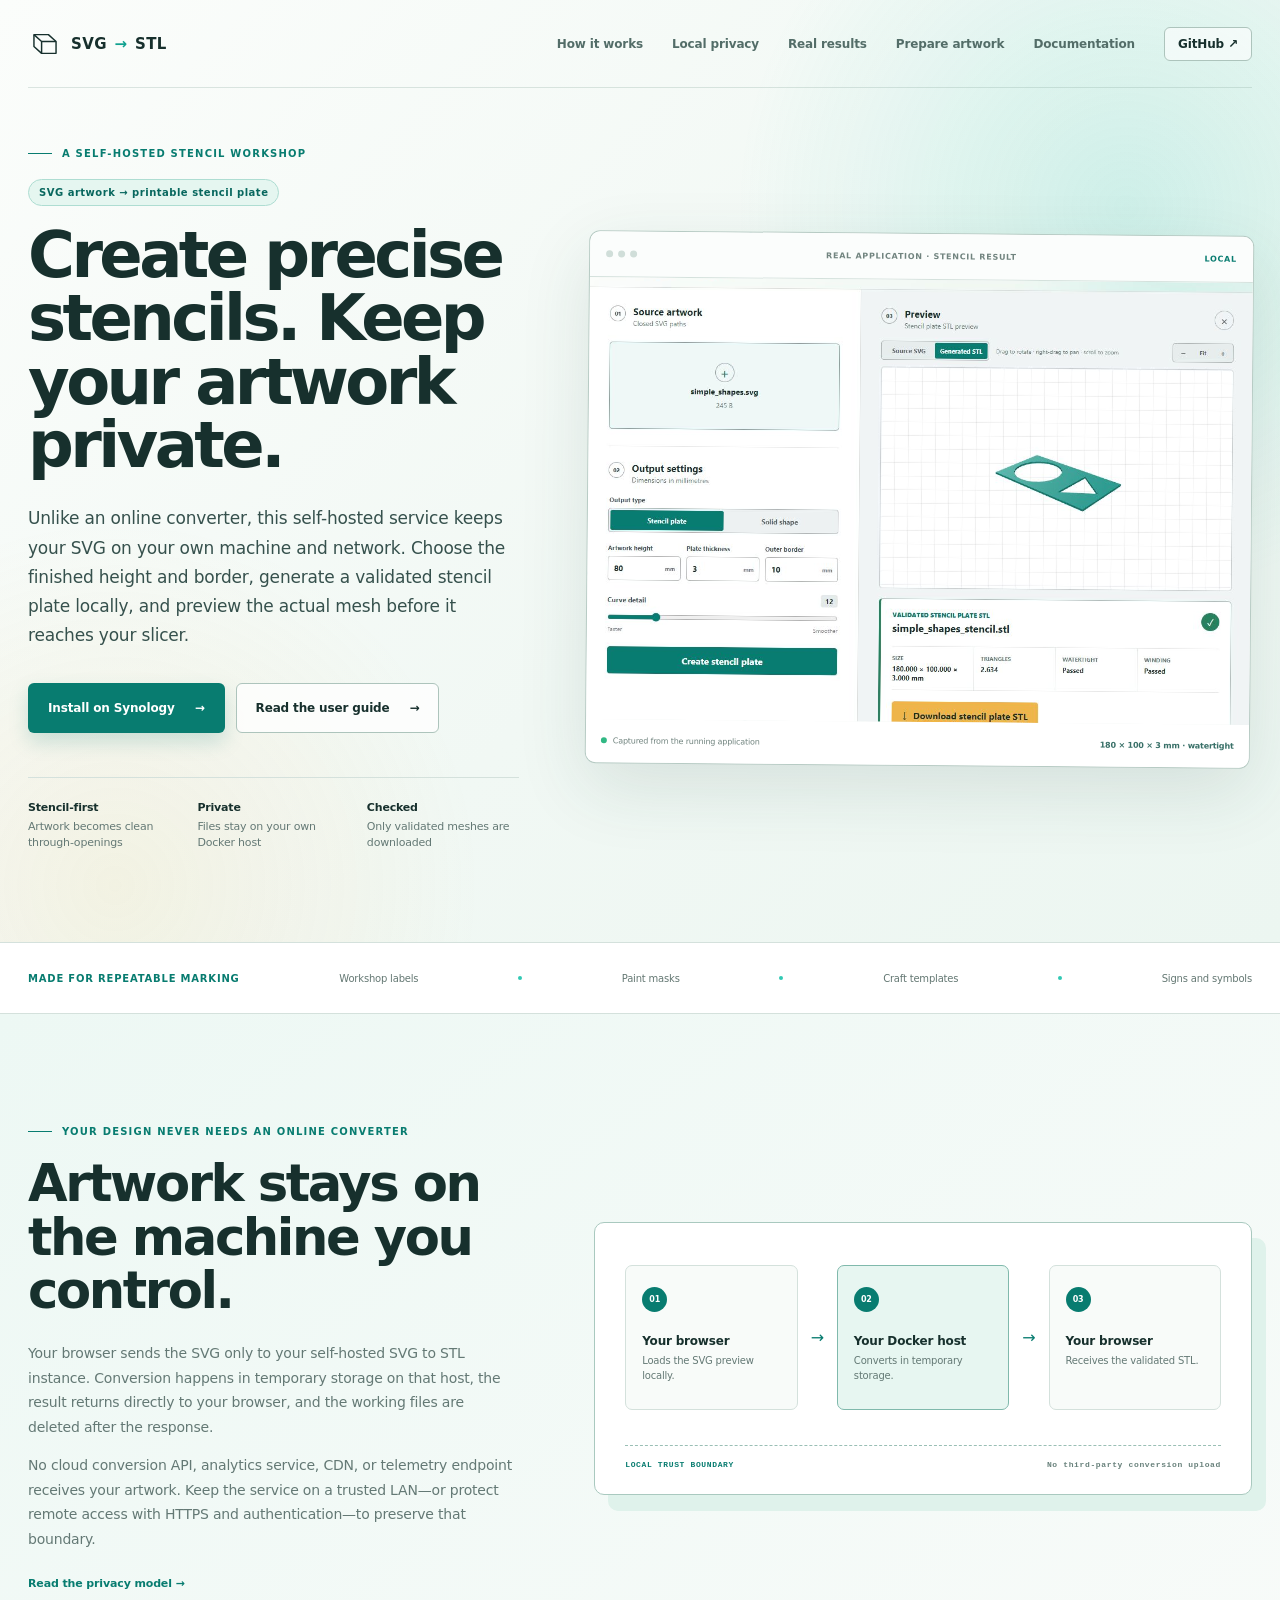
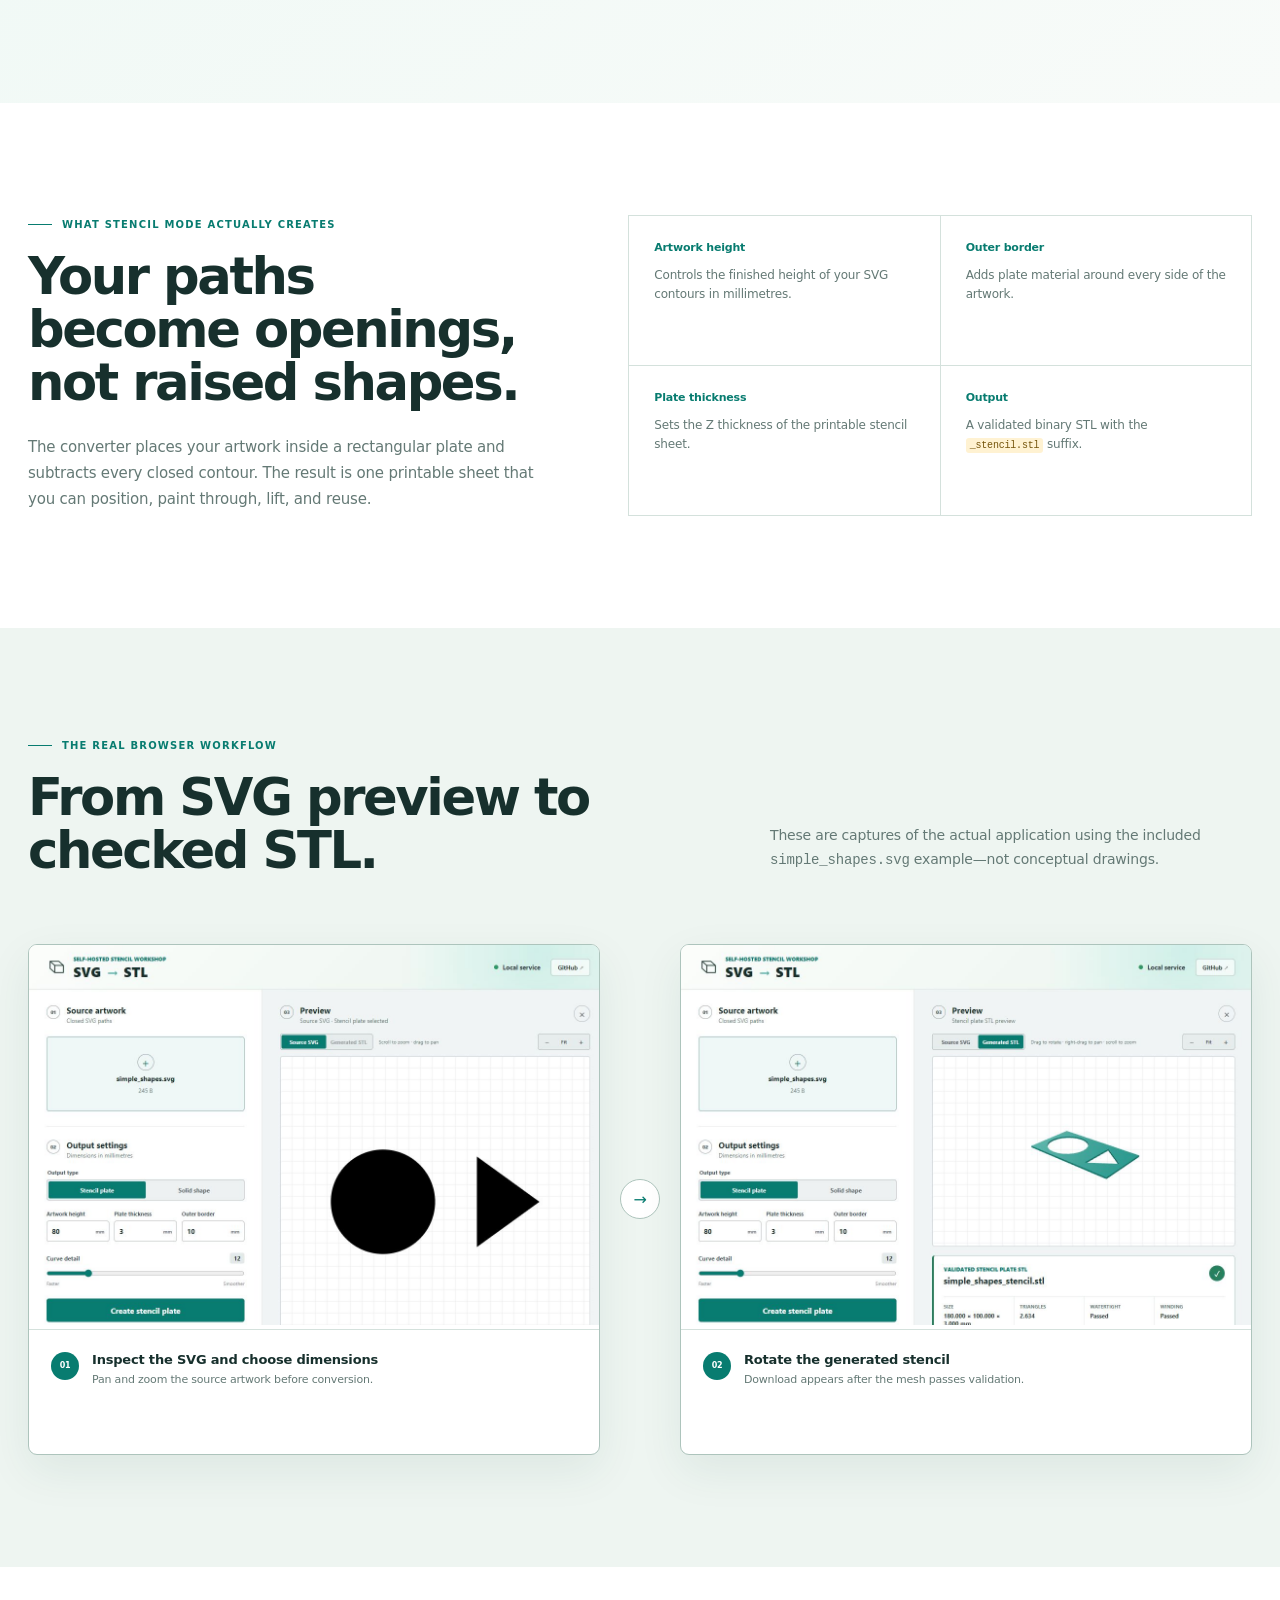
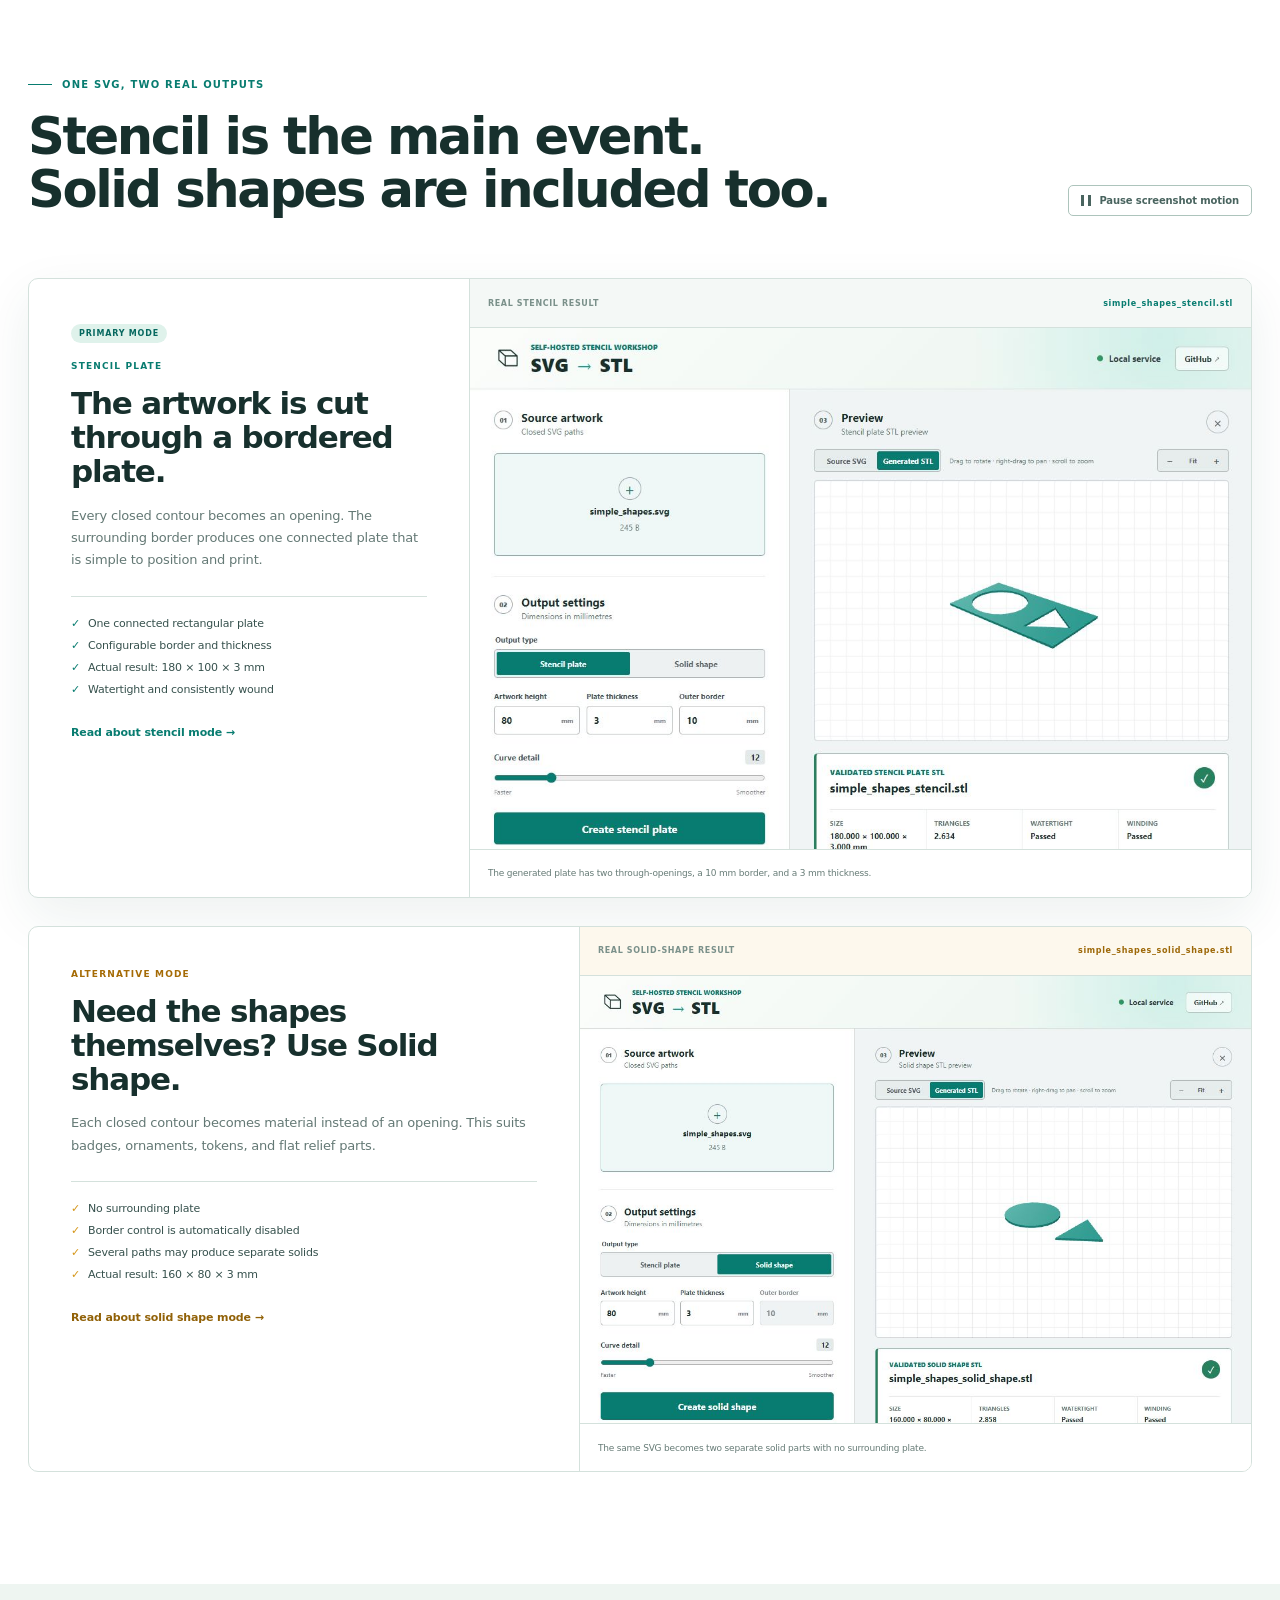
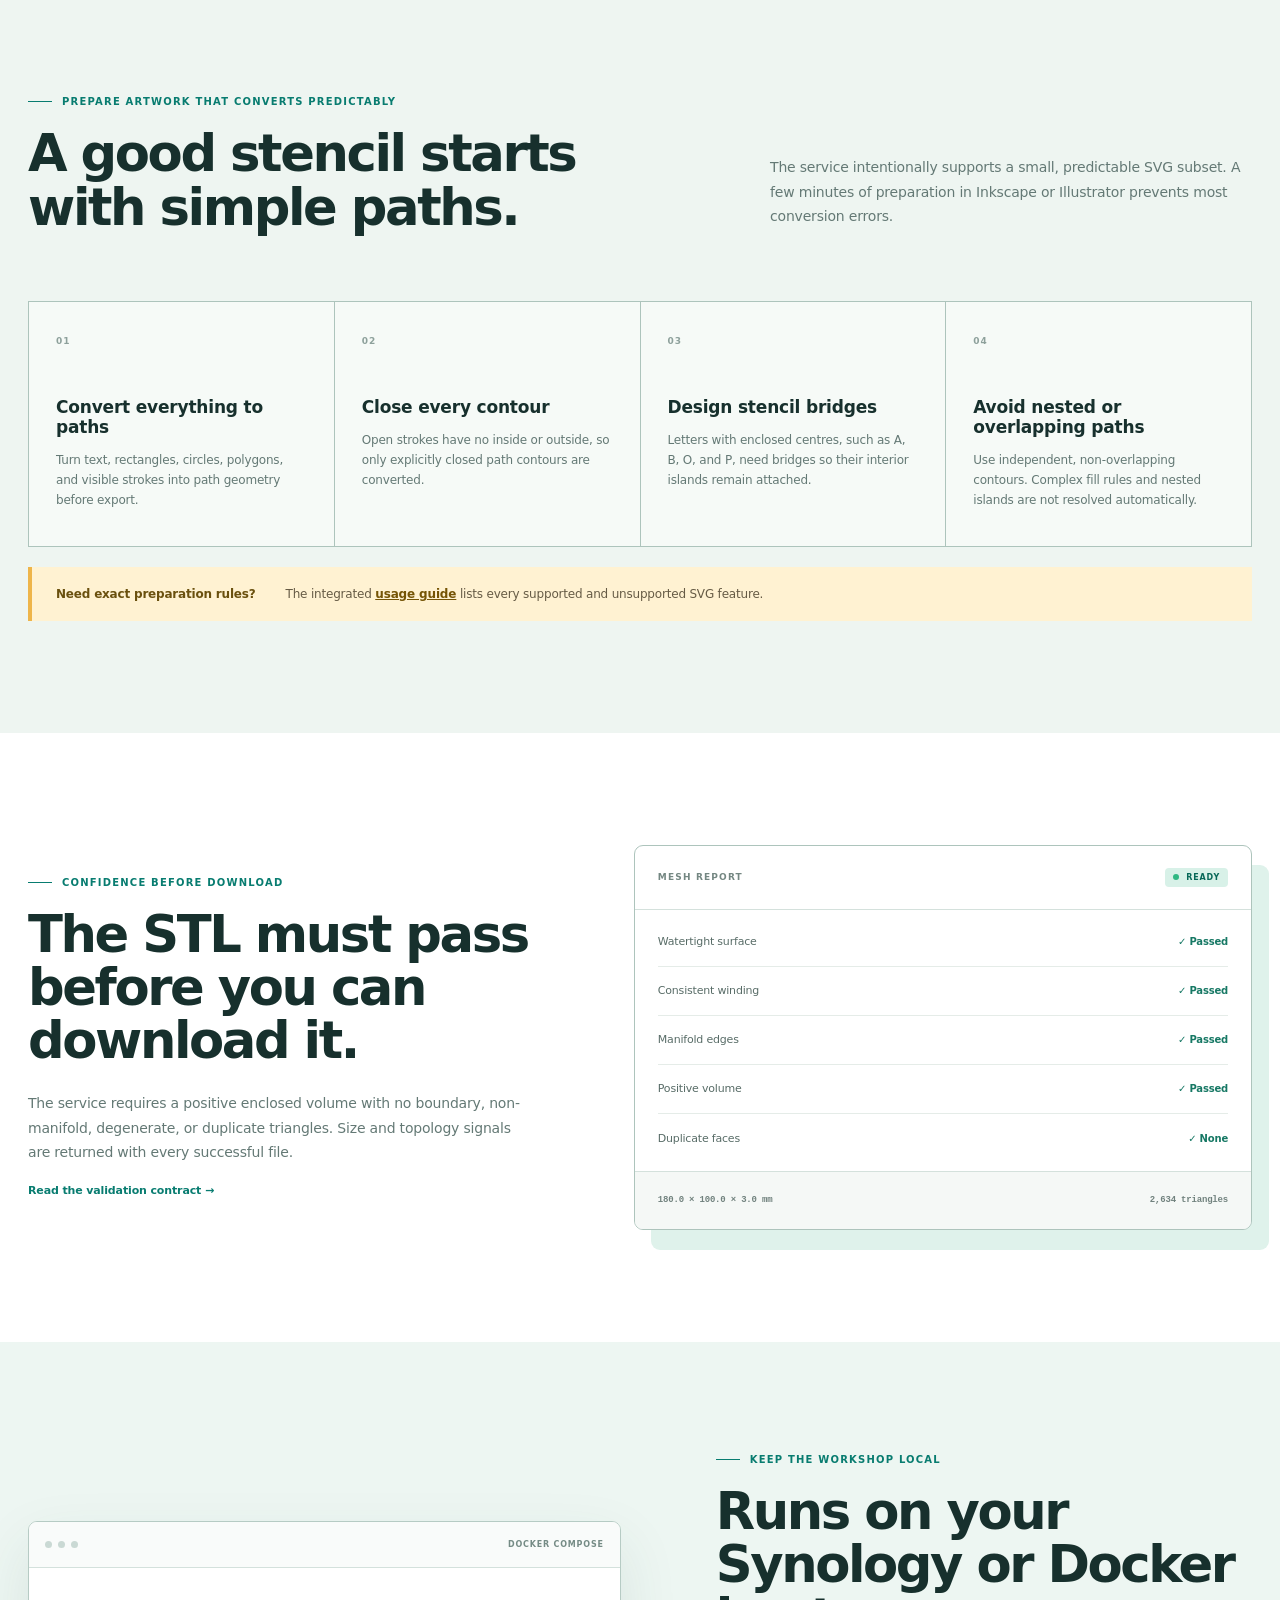
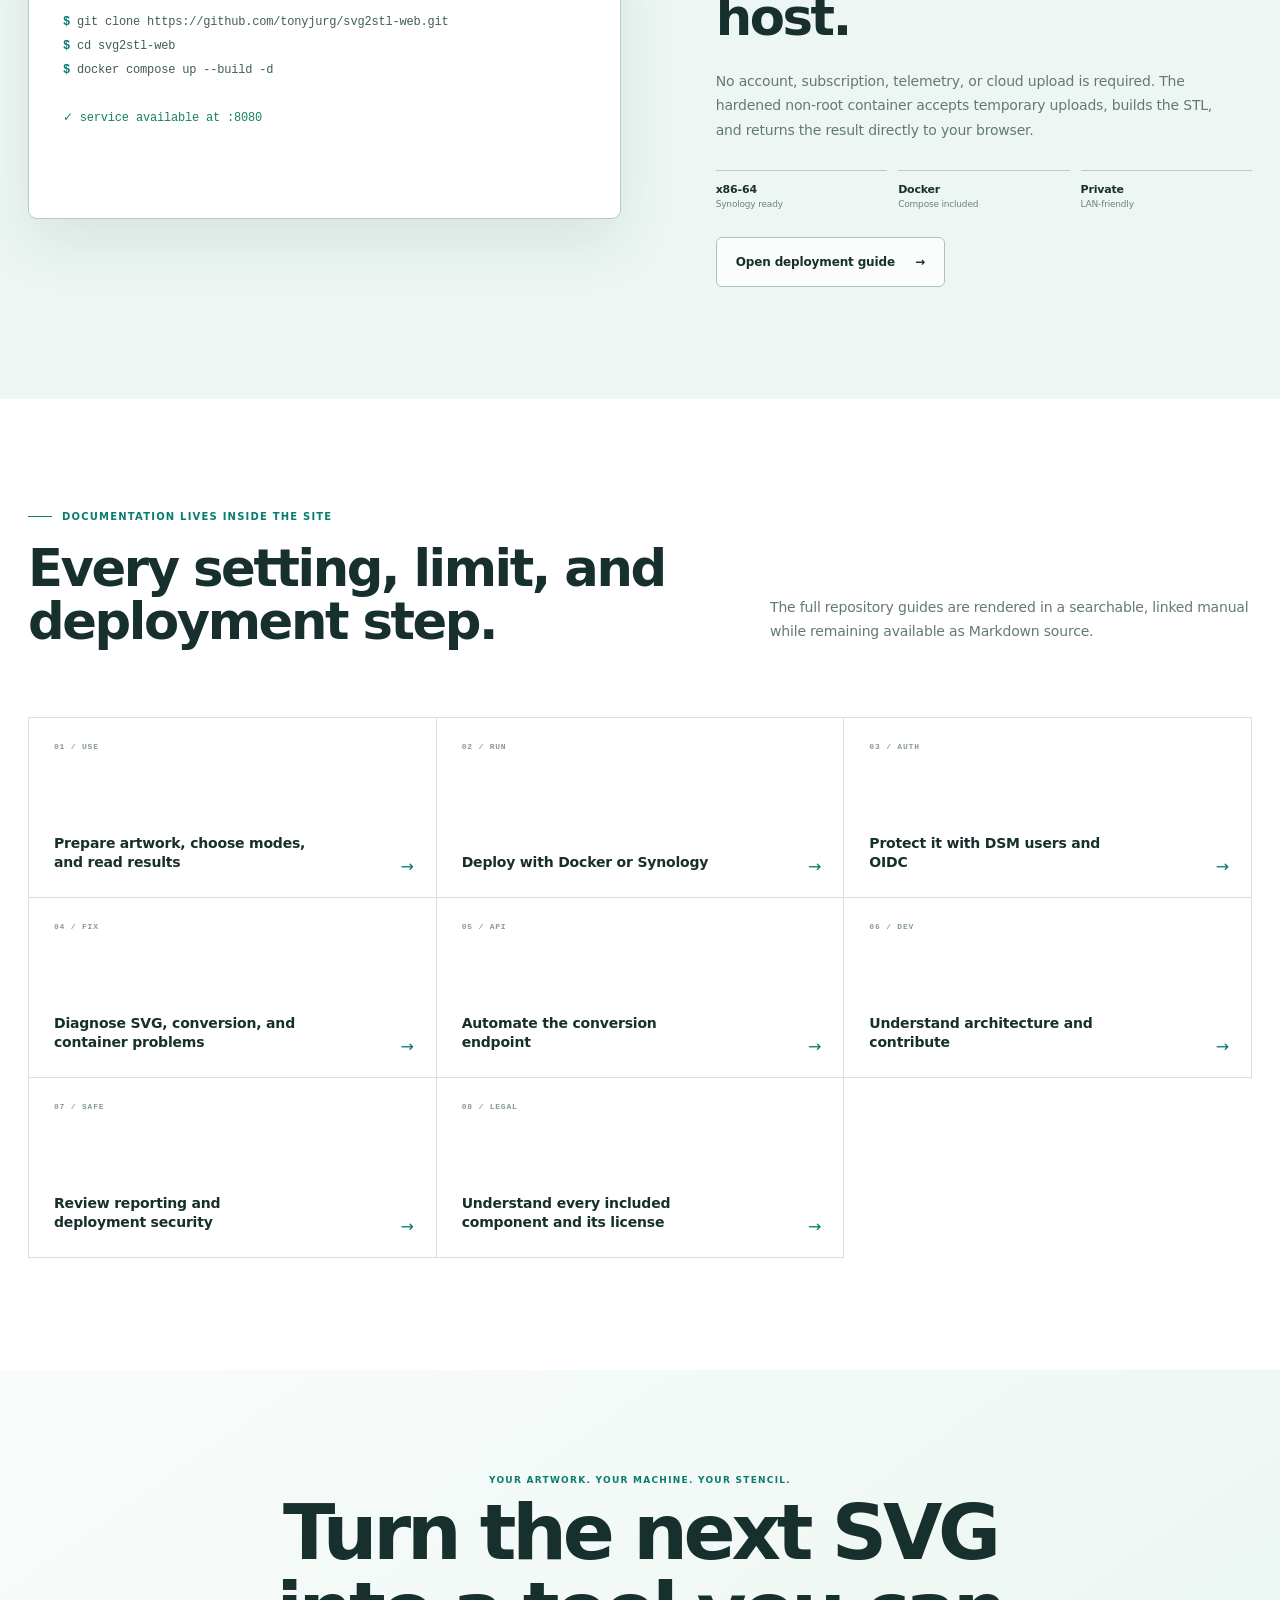
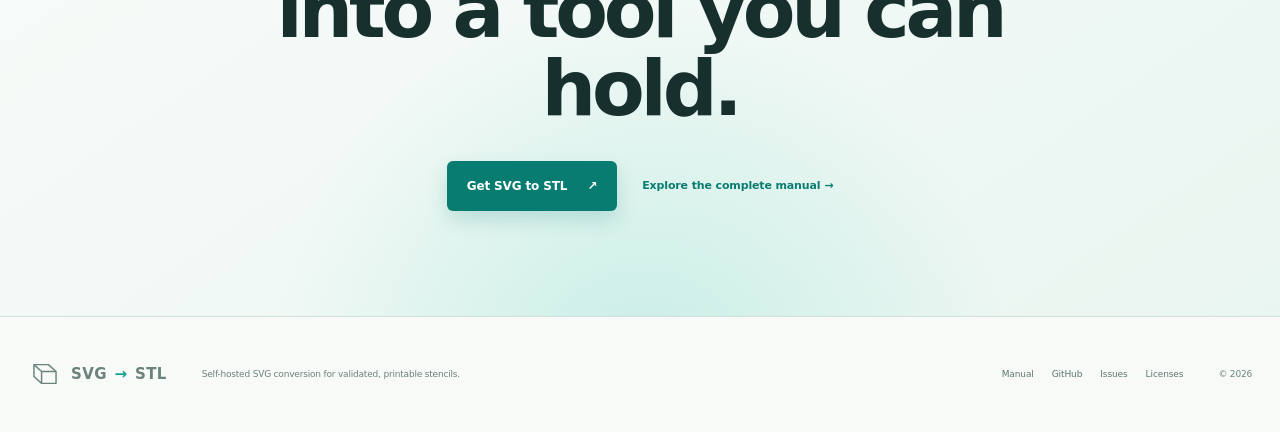
<file: docs/index.html>
<!doctype html>
<html lang="en">
  <head>
    <meta charset="utf-8">
    <meta name="viewport" content="width=device-width, initial-scale=1">
    <meta name="description" content="Create validated, 3D-printable stencils from SVG artwork without sending your designs to an online conversion service.">
    <meta name="theme-color" content="#f7faf7">
    <title>SVG to STL | Create printable stencils from SVG artwork</title>
    <link rel="icon" href="favicon.svg" type="image/svg+xml">
    <link rel="stylesheet" href="styles.css">
    <script src="site.js" defer></script>
  </head>
  <body>
    <a class="skip-link" href="#main-content">Skip to content</a>

    <header class="site-header">
      <a class="brand" href="#top" aria-label="SVG to STL home">
        <svg class="brand-mark" viewBox="0 0 40 40" aria-hidden="true"><path d="M7 9h17l9 8v14H16l-9-8Z"/><path d="m7 9 9 8h17M16 17v14"/></svg>
        <span>SVG <span class="brand-arrow">&rarr;</span> STL</span>
      </a>
      <button class="nav-toggle" id="nav-toggle" type="button" aria-expanded="false" aria-controls="site-nav"><span></span><span></span><span></span><span class="sr-only">Open navigation</span></button>
      <nav class="site-nav" id="site-nav" aria-label="Main navigation">
        <a href="#workflow">How it works</a>
        <a href="#privacy">Local privacy</a>
        <a href="#outputs">Real results</a>
        <a href="#prepare">Prepare artwork</a>
        <a href="manual.html">Documentation</a>
        <a class="nav-github" href="https://github.com/tonyjurg/svg2stl-web">GitHub <span>&nearr;</span></a>
      </nav>
    </header>

    <main id="main-content">
      <section class="hero" id="top">
        <div class="hero-copy">
          <p class="eyebrow"><span></span> A self-hosted stencil workshop</p>
          <p class="hero-badge">SVG artwork &rarr; printable stencil plate</p>
          <h1>Create precise stencils. Keep your artwork private.</h1>
          <p class="hero-lead">Unlike an online converter, this self-hosted service keeps your SVG on your own machine and network. Choose the finished height and border, generate a validated stencil plate locally, and preview the actual mesh before it reaches your slicer.</p>
          <div class="hero-actions">
            <a class="button button-primary" href="manual.html?guide=deployment#synology-container-manager">Install on Synology <span>&rarr;</span></a>
            <a class="button button-secondary" href="manual.html?guide=usage">Read the user guide <span>&rarr;</span></a>
          </div>
          <ul class="hero-facts" aria-label="Main benefits"><li><strong>Stencil-first</strong><span>Artwork becomes clean through-openings</span></li><li><strong>Private</strong><span>Files stay on your own Docker host</span></li><li><strong>Checked</strong><span>Only validated meshes are downloaded</span></li></ul>
        </div>

        <figure class="hero-screenshot screenshot-frame">
          <div class="screenshot-bar"><span><i></i><i></i><i></i></span><strong>REAL APPLICATION &middot; STENCIL RESULT</strong><em>LOCAL</em></div>
          <div class="hero-shot-crop"><img src="assets/app-stencil-result.png" alt="The real SVG to STL interface displaying a validated stencil plate with circular and triangular openings"></div>
          <figcaption><span><i></i> Captured from the running application</span><strong>180 &times; 100 &times; 3 mm &middot; watertight</strong></figcaption>
        </figure>
      </section>

      <section class="purpose-strip" aria-label="Common stencil uses"><strong>Made for repeatable marking</strong><span>Workshop labels</span><i></i><span>Paint masks</span><i></i><span>Craft templates</span><i></i><span>Signs and symbols</span></section>

      <section class="section privacy-section" id="privacy">
        <div class="privacy-layout">
          <div class="privacy-copy">
            <p class="eyebrow"><span></span> Your design never needs an online converter</p>
            <h2>Artwork stays on the machine you control.</h2>
            <p>Your browser sends the SVG only to your self-hosted SVG to STL instance. Conversion happens in temporary storage on that host, the result returns directly to your browser, and the working files are deleted after the response.</p>
            <p>No cloud conversion API, analytics service, CDN, or telemetry endpoint receives your artwork. Keep the service on a trusted LAN—or protect remote access with HTTPS and authentication—to preserve that boundary.</p>
            <a class="text-link" href="manual.html?guide=security#artwork-privacy">Read the privacy model &rarr;</a>
          </div>
          <div class="privacy-proof" aria-label="Local artwork processing path">
            <div><span>01</span><strong>Your browser</strong><p>Loads the SVG preview locally.</p></div>
            <i aria-hidden="true">&rarr;</i>
            <div><span>02</span><strong>Your Docker host</strong><p>Converts in temporary storage.</p></div>
            <i aria-hidden="true">&rarr;</i>
            <div><span>03</span><strong>Your browser</strong><p>Receives the validated STL.</p></div>
            <p class="privacy-boundary"><strong>LOCAL TRUST BOUNDARY</strong><span>No third-party conversion upload</span></p>
          </div>
        </div>
      </section>

      <section class="section stencil-purpose">
        <div class="purpose-copy">
          <p class="eyebrow"><span></span> What stencil mode actually creates</p>
          <h2>Your paths become openings, not raised shapes.</h2>
          <p>The converter places your artwork inside a rectangular plate and subtracts every closed contour. The result is one printable sheet that you can position, paint through, lift, and reuse.</p>
        </div>
        <dl class="definition-grid"><div><dt>Artwork height</dt><dd>Controls the finished height of your SVG contours in millimetres.</dd></div><div><dt>Outer border</dt><dd>Adds plate material around every side of the artwork.</dd></div><div><dt>Plate thickness</dt><dd>Sets the Z thickness of the printable stencil sheet.</dd></div><div><dt>Output</dt><dd>A validated binary STL with the <code>_stencil.stl</code> suffix.</dd></div></dl>
      </section>

      <section class="section workflow" id="workflow">
        <div class="section-heading"><div><p class="eyebrow"><span></span> The real browser workflow</p><h2>From SVG preview to checked STL.</h2></div><p>These are captures of the actual application using the included <code>simple_shapes.svg</code> example&mdash;not conceptual drawings.</p></div>
        <div class="real-workflow">
          <figure class="workflow-shot"><img src="assets/app-source.png" alt="Actual source SVG preview with stencil settings"><figcaption><span>01</span><strong>Inspect the SVG and choose dimensions</strong><p>Pan and zoom the source artwork before conversion.</p></figcaption></figure>
          <span class="workflow-arrow" aria-hidden="true">&rarr;</span>
          <figure class="workflow-shot"><img src="assets/app-stencil-result.png" alt="Actual generated STL preview and validation report"><figcaption><span>02</span><strong>Rotate the generated stencil</strong><p>Download appears after the mesh passes validation.</p></figcaption></figure>
        </div>
      </section>

      <section class="section use-cases" id="outputs">
        <div class="outputs-heading">
          <div><p class="eyebrow"><span></span> One SVG, two real outputs</p><h2>Stencil is the main event.<br>Solid shapes are included too.</h2></div>
          <button class="motion-toggle" id="motion-toggle" type="button" aria-pressed="false"><span class="pause-icon" aria-hidden="true"></span><span class="motion-label">Pause screenshot motion</span></button>
        </div>

        <article class="use-case stencil-use-case">
          <div class="use-case-copy"><span class="mode-pill">PRIMARY MODE</span><p class="output-type">STENCIL PLATE</p><h3>The artwork is cut through a bordered plate.</h3><p>Every closed contour becomes an opening. The surrounding border produces one connected plate that is simple to position and print.</p><ul><li>One connected rectangular plate</li><li>Configurable border and thickness</li><li>Actual result: 180 &times; 100 &times; 3 mm</li><li>Watertight and consistently wound</li></ul><a class="text-link" href="manual.html?guide=usage#stencil">Read about stencil mode &rarr;</a></div>
          <figure class="result-screenshot"><div class="result-label"><span>REAL STENCIL RESULT</span><strong>simple_shapes_stencil.stl</strong></div><div class="result-image-window"><img class="stencil-animation" src="assets/app-stencil-result.png" alt="Actual application screenshot showing the validated stencil plate STL"></div><figcaption>The generated plate has two through-openings, a 10 mm border, and a 3 mm thickness.</figcaption></figure>
        </article>

        <article class="use-case form-use-case">
          <div class="use-case-copy"><p class="output-type">ALTERNATIVE MODE</p><h3>Need the shapes themselves? Use Solid shape.</h3><p>Each closed contour becomes material instead of an opening. This suits badges, ornaments, tokens, and flat relief parts.</p><ul><li>No surrounding plate</li><li>Border control is automatically disabled</li><li>Several paths may produce separate solids</li><li>Actual result: 160 &times; 80 &times; 3 mm</li></ul><a class="text-link" href="manual.html?guide=usage#solid-shape">Read about solid shape mode &rarr;</a></div>
          <figure class="result-screenshot solid-result"><div class="result-label"><span>REAL SOLID-SHAPE RESULT</span><strong>simple_shapes_solid_shape.stl</strong></div><div class="result-image-window"><img class="form-animation" src="assets/app-solid-result.png" alt="Actual application screenshot showing the validated solid circle and triangle STL"></div><figcaption>The same SVG becomes two separate solid parts with no surrounding plate.</figcaption></figure>
        </article>
      </section>

      <section class="section preparation" id="prepare">
        <div class="section-heading"><div><p class="eyebrow"><span></span> Prepare artwork that converts predictably</p><h2>A good stencil starts with simple paths.</h2></div><p>The service intentionally supports a small, predictable SVG subset. A few minutes of preparation in Inkscape or Illustrator prevents most conversion errors.</p></div>
        <div class="preparation-grid"><article><span class="info-number">01</span><h3>Convert everything to paths</h3><p>Turn text, rectangles, circles, polygons, and visible strokes into path geometry before export.</p></article><article><span class="info-number">02</span><h3>Close every contour</h3><p>Open strokes have no inside or outside, so only explicitly closed path contours are converted.</p></article><article><span class="info-number">03</span><h3>Design stencil bridges</h3><p>Letters with enclosed centres, such as A, B, O, and P, need bridges so their interior islands remain attached.</p></article><article><span class="info-number">04</span><h3>Avoid nested or overlapping paths</h3><p>Use independent, non-overlapping contours. Complex fill rules and nested islands are not resolved automatically.</p></article></div>
        <div class="preparation-note"><strong>Need exact preparation rules?</strong><span>The integrated <a href="manual.html?guide=usage#preparing-an-svg">usage guide</a> lists every supported and unsupported SVG feature.</span></div>
      </section>

      <section class="section confidence" id="confidence">
        <div class="confidence-copy"><p class="eyebrow"><span></span> Confidence before download</p><h2>The STL must pass before you can download it.</h2><p>The service requires a positive enclosed volume with no boundary, non-manifold, degenerate, or duplicate triangles. Size and topology signals are returned with every successful file.</p><a class="text-link" href="manual.html?guide=usage#validation-results">Read the validation contract &rarr;</a></div>
        <div class="validation-board"><div class="validation-head"><span>MESH REPORT</span><strong><i></i> READY</strong></div><ul><li><span>Watertight surface</span><strong>&check; Passed</strong></li><li><span>Consistent winding</span><strong>&check; Passed</strong></li><li><span>Manifold edges</span><strong>&check; Passed</strong></li><li><span>Positive volume</span><strong>&check; Passed</strong></li><li><span>Duplicate faces</span><strong>&check; None</strong></li></ul><div class="metric-line"><span>180.0 &times; 100.0 &times; 3.0 mm</span><span>2,634 triangles</span></div></div>
      </section>

      <section class="section self-hosted">
        <div class="terminal-card" aria-label="Docker Compose quick start command"><div class="terminal-head"><span></span><span></span><span></span><strong>DOCKER COMPOSE</strong></div><pre><code><span>$</span> git clone https://github.com/tonyjurg/svg2stl-web.git
<span>$</span> cd svg2stl-web
<span>$</span> docker compose up --build -d

<em>&check; service available at :8080</em></code></pre></div>
        <div class="self-hosted-copy"><p class="eyebrow"><span></span> Keep the workshop local</p><h2>Runs on your Synology or Docker host.</h2><p>No account, subscription, telemetry, or cloud upload is required. The hardened non-root container accepts temporary uploads, builds the STL, and returns the result directly to your browser.</p><div class="host-facts"><span><strong>x86-64</strong>Synology ready</span><span><strong>Docker</strong>Compose included</span><span><strong>Private</strong>LAN-friendly</span></div><a class="button button-secondary" href="manual.html?guide=deployment">Open deployment guide <span>&rarr;</span></a></div>
      </section>

      <section class="section documentation" id="documentation">
        <div class="section-heading docs-heading"><div><p class="eyebrow"><span></span> Documentation lives inside the site</p><h2>Every setting, limit, and deployment step.</h2></div><p>The full repository guides are rendered in a searchable, linked manual while remaining available as Markdown source.</p></div>
        <div class="docs-grid">
          <a href="manual.html?guide=usage"><span class="doc-code">01 / USE</span><strong>Prepare artwork, choose modes, and read results</strong><i>&rarr;</i></a>
          <a href="manual.html?guide=deployment"><span class="doc-code">02 / RUN</span><strong>Deploy with Docker or Synology</strong><i>&rarr;</i></a>
          <a href="manual.html?guide=authentication"><span class="doc-code">03 / AUTH</span><strong>Protect it with DSM users and OIDC</strong><i>&rarr;</i></a>
          <a href="manual.html?guide=troubleshooting"><span class="doc-code">04 / FIX</span><strong>Diagnose SVG, conversion, and container problems</strong><i>&rarr;</i></a>
          <a href="manual.html?guide=api"><span class="doc-code">05 / API</span><strong>Automate the conversion endpoint</strong><i>&rarr;</i></a>
          <a href="manual.html?guide=development"><span class="doc-code">06 / DEV</span><strong>Understand architecture and contribute</strong><i>&rarr;</i></a>
          <a href="manual.html?guide=security"><span class="doc-code">07 / SAFE</span><strong>Review reporting and deployment security</strong><i>&rarr;</i></a>
          <a href="manual.html?guide=licenses"><span class="doc-code">08 / LEGAL</span><strong>Understand every included component and its license</strong><i>&rarr;</i></a>
        </div>
      </section>

      <section class="closing"><p>YOUR ARTWORK. YOUR MACHINE. YOUR STENCIL.</p><h2>Turn the next SVG into a tool you can hold.</h2><div><a class="button button-primary" href="https://github.com/tonyjurg/svg2stl-web">Get SVG to STL <span>&nearr;</span></a><a class="text-link" href="manual.html">Explore the complete manual &rarr;</a></div></section>
    </main>

    <footer><a class="brand footer-brand" href="#top"><svg class="brand-mark" viewBox="0 0 40 40" aria-hidden="true"><path d="M7 9h17l9 8v14H16l-9-8Z"/><path d="m7 9 9 8h17M16 17v14"/></svg><span>SVG <span class="brand-arrow">&rarr;</span> STL</span></a><p>Self-hosted SVG conversion for validated, printable stencils.</p><nav aria-label="Footer navigation"><a href="manual.html">Manual</a><a href="https://github.com/tonyjurg/svg2stl-web">GitHub</a><a href="https://github.com/tonyjurg/svg2stl-web/issues">Issues</a><a href="manual.html?guide=licenses">Licenses</a></nav><span>&copy; <span id="year">2026</span></span></footer>
  </body>
</html>
</file>
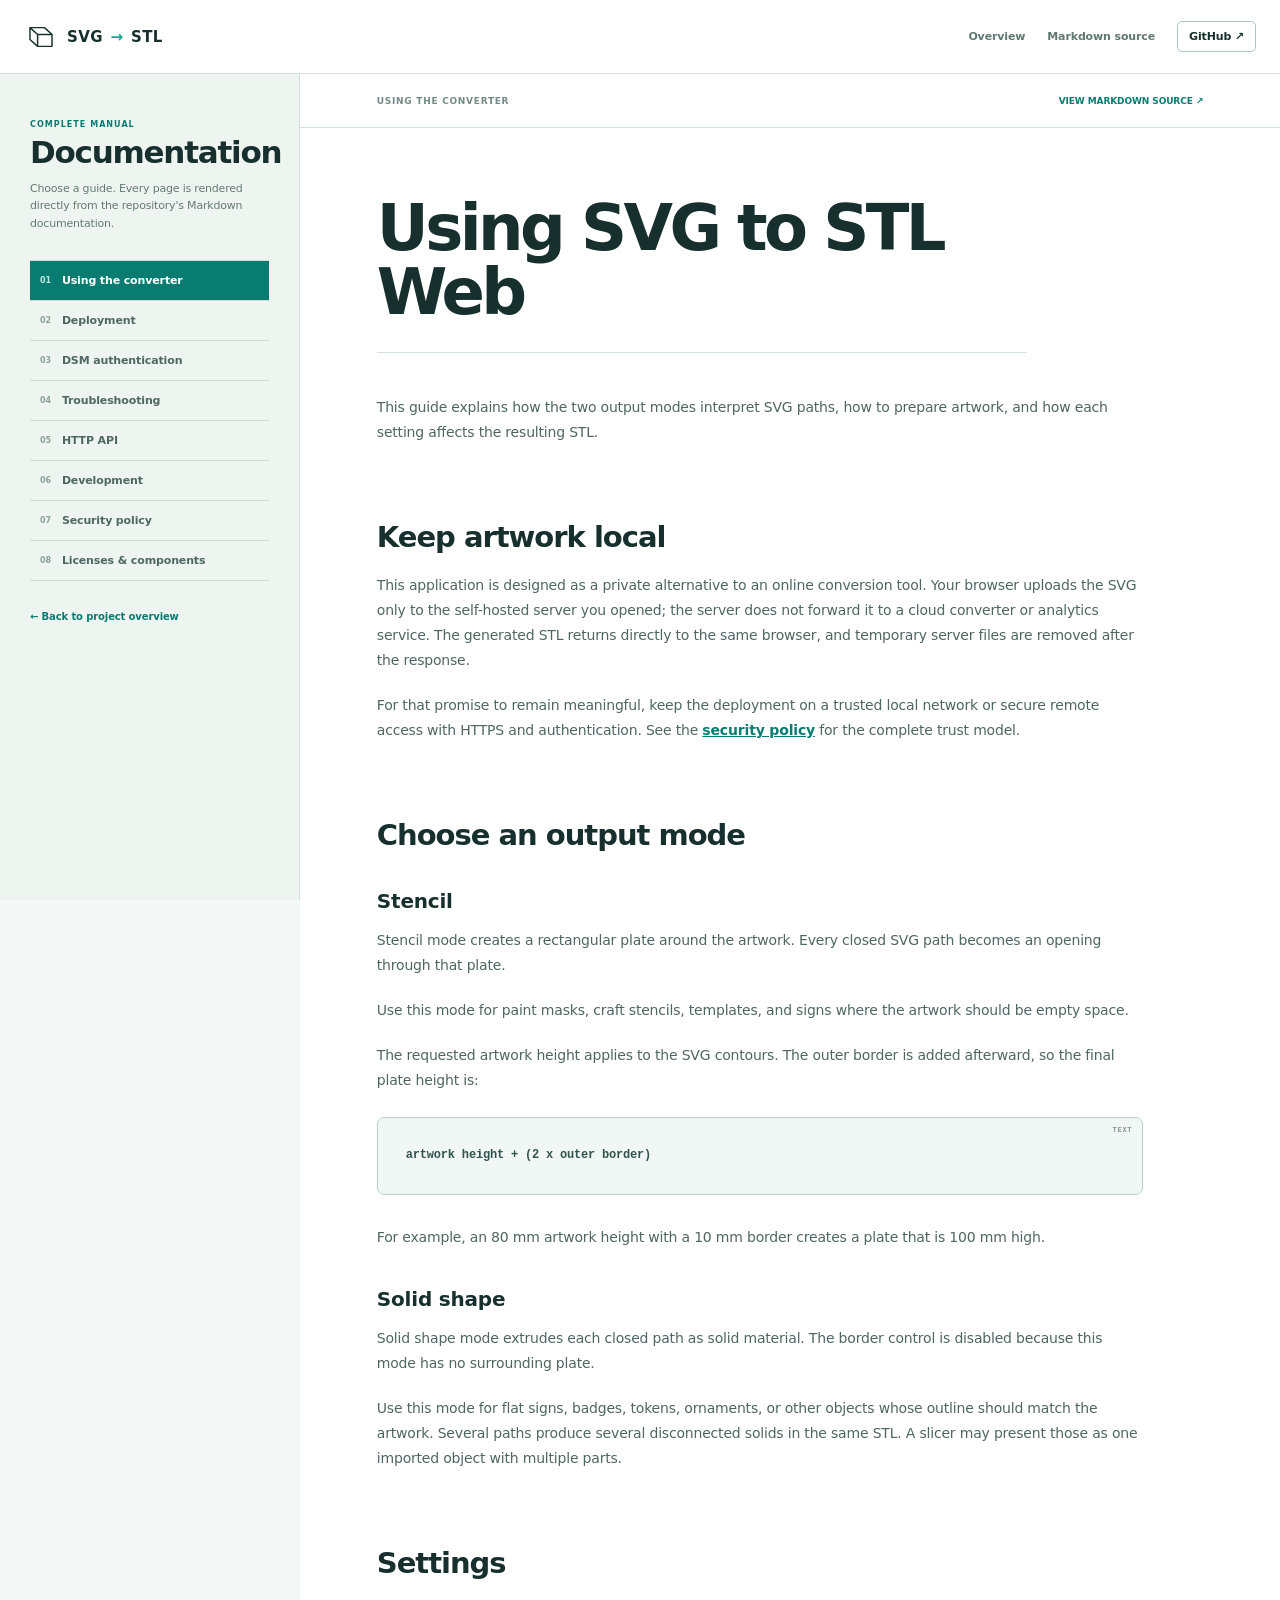
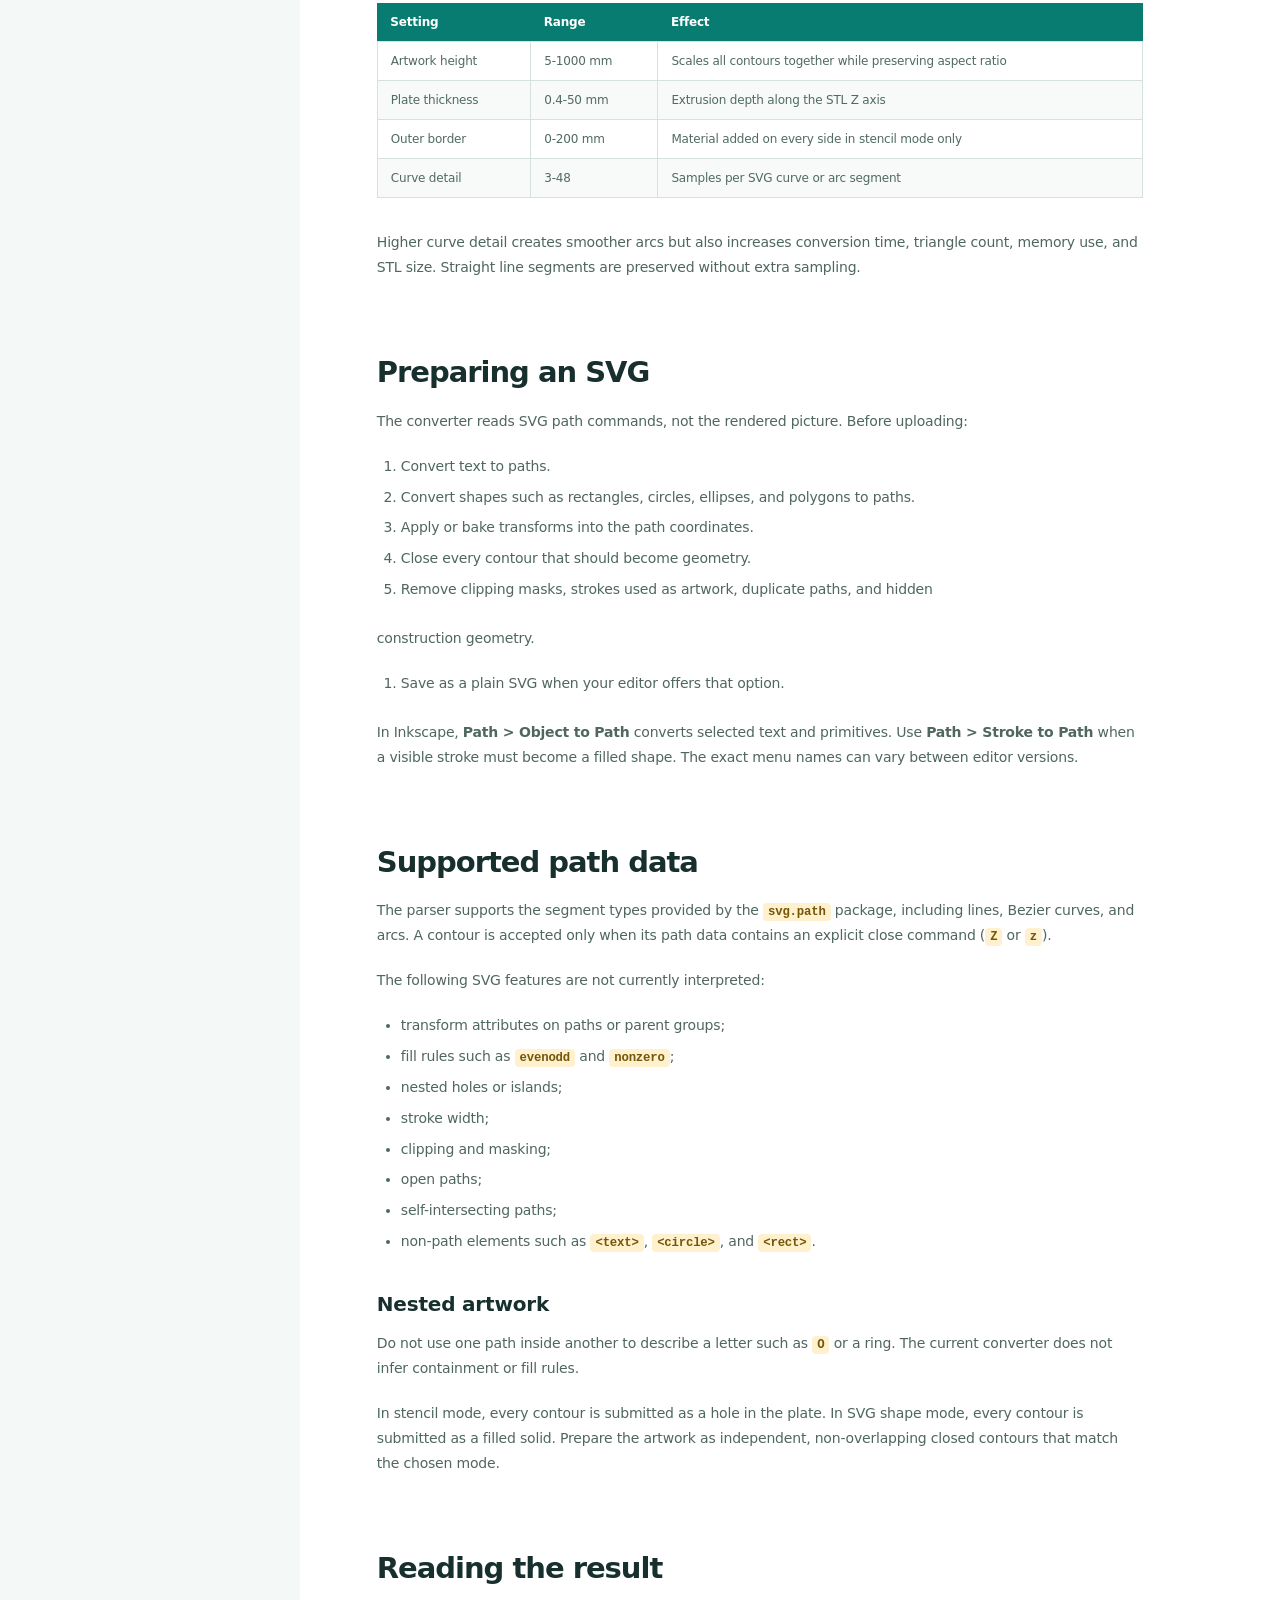
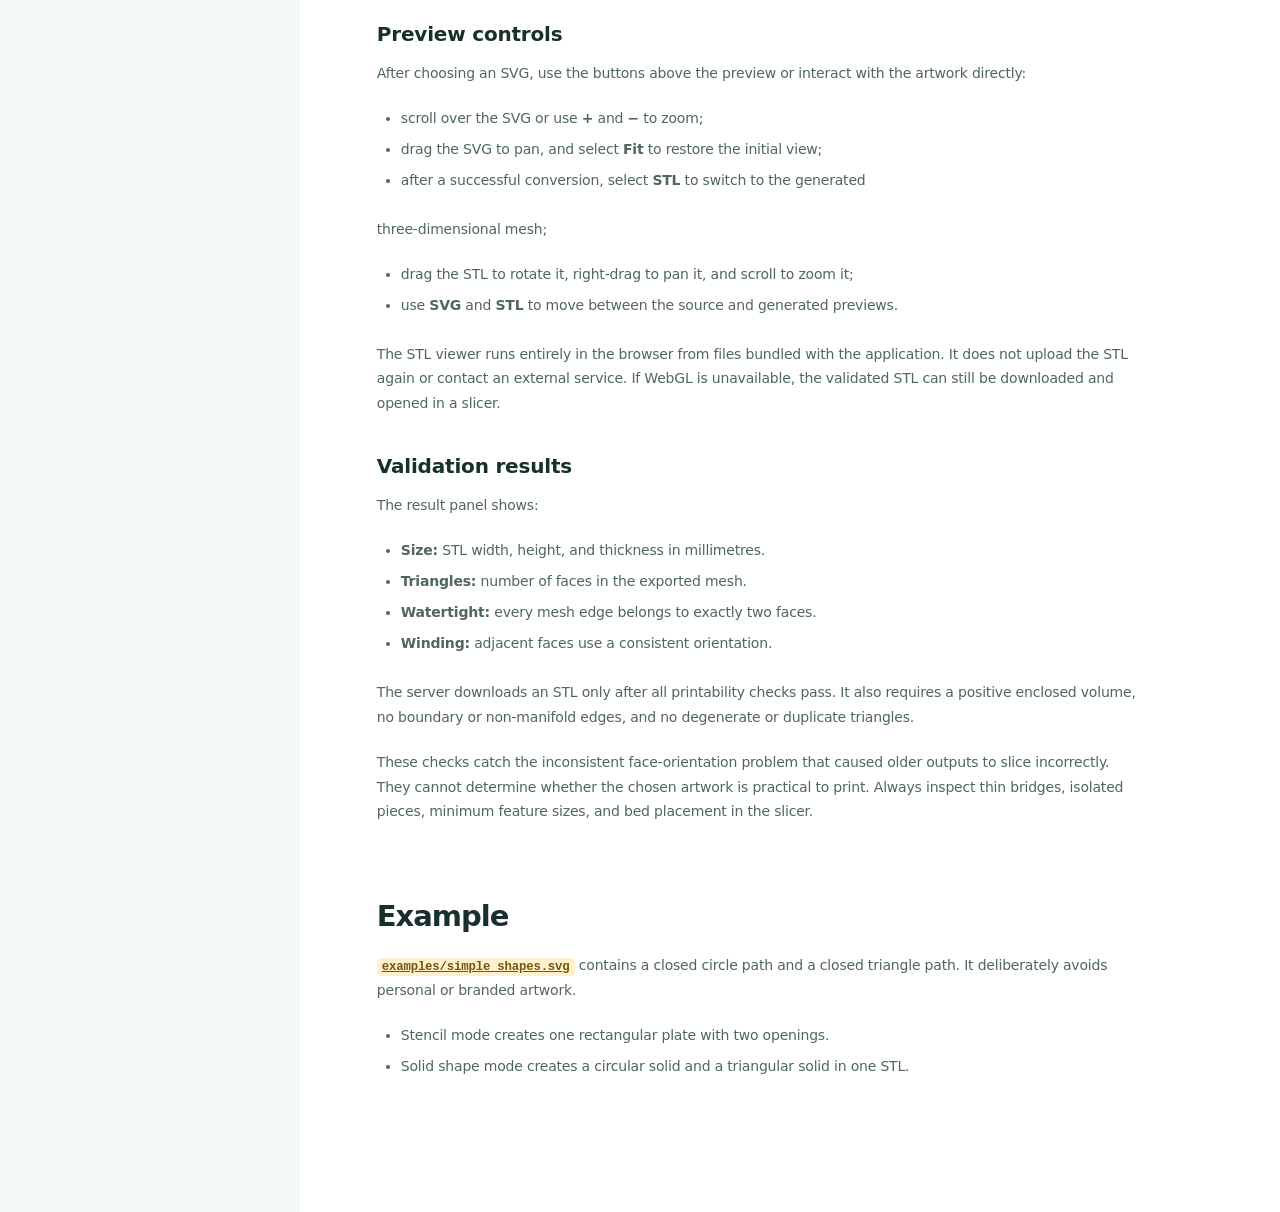
<file: docs/manual.html>
<!doctype html>
<html lang="en">
  <head>
    <meta charset="utf-8">
    <meta name="viewport" content="width=device-width, initial-scale=1">
    <meta name="description" content="Complete usage, deployment, authentication, API, troubleshooting, development, security, and licensing documentation for SVG to STL Web.">
    <meta name="theme-color" content="#f7faf7">
    <title>Documentation | SVG to STL</title>
    <link rel="icon" href="favicon.svg" type="image/svg+xml">
    <link rel="stylesheet" href="styles.css">
    <script src="manual.js" defer></script>
  </head>
  <body class="manual-page">
    <a class="skip-link" href="#manual-content">Skip to documentation</a>
    <header class="manual-header">
      <a class="brand" href="index.html" aria-label="Back to SVG to STL overview">
        <svg class="brand-mark" viewBox="0 0 40 40" aria-hidden="true"><path d="M7 9h17l9 8v14H16l-9-8Z"/><path d="m7 9 9 8h17M16 17v14"/></svg>
        <span>SVG <span class="brand-arrow">&rarr;</span> STL</span>
      </a>
      <nav aria-label="Documentation actions"><a href="index.html">Overview</a><a href="https://github.com/tonyjurg/svg2stl-web/tree/main/docs">Markdown source</a><a class="nav-github" href="https://github.com/tonyjurg/svg2stl-web">GitHub <span>&nearr;</span></a></nav>
    </header>

    <main class="manual-shell" id="manual-content">
      <aside class="manual-sidebar">
        <p class="manual-kicker">COMPLETE MANUAL</p>
        <h1>Documentation</h1>
        <p>Choose a guide. Every page is rendered directly from the repository's Markdown documentation.</p>
        <nav aria-label="Documentation guides" id="guide-nav">
          <a href="manual.html?guide=usage" data-guide="usage"><span>01</span>Using the converter</a>
          <a href="manual.html?guide=deployment" data-guide="deployment"><span>02</span>Deployment</a>
          <a href="manual.html?guide=authentication" data-guide="authentication"><span>03</span>DSM authentication</a>
          <a href="manual.html?guide=troubleshooting" data-guide="troubleshooting"><span>04</span>Troubleshooting</a>
          <a href="manual.html?guide=api" data-guide="api"><span>05</span>HTTP API</a>
          <a href="manual.html?guide=development" data-guide="development"><span>06</span>Development</a>
          <a href="manual.html?guide=security" data-guide="security"><span>07</span>Security policy</a>
          <a href="manual.html?guide=licenses" data-guide="licenses"><span>08</span>Licenses &amp; components</a>
        </nav>
        <a class="manual-back" href="index.html">&larr; Back to project overview</a>
      </aside>

      <section class="manual-reader">
        <div class="manual-toolbar"><span id="manual-breadcrumb">Documentation</span><a id="source-link" href="USAGE.md">View Markdown source &nearr;</a></div>
        <article class="manual-article" id="manual-article" aria-live="polite"><p class="manual-loading">Loading documentation&hellip;</p></article>
        <div class="manual-error" id="manual-error" hidden><h2>Documentation could not be loaded</h2><p>Open the Markdown source from the navigation or try the hosted site again.</p></div>
      </section>
    </main>
  </body>
</html>
</file>
<file: docs/styles.css>
:root {
  color: #17302d;
  background: #f7faf7;
  font-family: Inter, ui-sans-serif, system-ui, -apple-system, BlinkMacSystemFont, "Segoe UI", sans-serif;
  font-synthesis: none;
  --ink: #17302d;
  --ink-soft: #36514d;
  --muted: #647975;
  --paper: #f7faf7;
  --surface: #ffffff;
  --surface-soft: #eef5f1;
  --mint: #dff2eb;
  --mint-strong: #bfe9dc;
  --line: #d4e1dc;
  --line-strong: #adc4bc;
  --teal: #087c70;
  --teal-mid: #10a18f;
  --teal-bright: #31c9b4;
  --amber: #eeb54a;
  --amber-soft: #fff2d2;
  --max-width: 1260px;
  --shadow: 0 24px 70px rgba(31, 72, 64, 0.12);
}

* { box-sizing: border-box; }

html {
  scroll-behavior: smooth;
  scroll-padding-top: 88px;
}

body {
  min-width: 320px;
  min-height: 100vh;
  margin: 0;
  overflow-x: hidden;
  color: var(--ink);
  background: var(--paper);
}

body, button, a { letter-spacing: -0.012em; }
button, a { font: inherit; }
a { color: inherit; }
svg { display: block; }
h1, h2, h3, p { margin-top: 0; }

.skip-link {
  position: fixed;
  z-index: 100;
  top: 12px;
  left: 12px;
  padding: 10px 14px;
  color: #fff;
  background: var(--teal);
  border-radius: 6px;
  transform: translateY(-150%);
}

.skip-link:focus { transform: translateY(0); }
.sr-only { position: absolute; width: 1px; height: 1px; overflow: hidden; clip: rect(0 0 0 0); }

:focus-visible {
  outline: 3px solid var(--teal-bright);
  outline-offset: 3px;
}

.site-header {
  position: absolute;
  z-index: 20;
  top: 0;
  left: 50%;
  width: min(100% - 56px, var(--max-width));
  height: 88px;
  display: flex;
  align-items: center;
  justify-content: space-between;
  border-bottom: 1px solid rgba(133, 166, 156, 0.28);
  color: var(--ink);
  transform: translateX(-50%);
}

.brand {
  display: inline-flex;
  align-items: center;
  gap: 9px;
  color: inherit;
  font-size: 15px;
  font-weight: 850;
  letter-spacing: 0.025em;
  text-decoration: none;
}

.brand-arrow { padding: 0 2px; color: var(--teal-mid); }
.brand-mark { width: 34px; height: 34px; fill: none; stroke: currentColor; stroke-linejoin: round; stroke-width: 1.7; }

.site-nav { display: flex; align-items: center; gap: 29px; font-size: 12px; font-weight: 680; }
.site-nav a { color: #536d68; text-decoration: none; transition: color 160ms ease; }
.site-nav a:hover { color: var(--teal); }
.site-nav .nav-github { padding: 9px 13px; border: 1px solid var(--line-strong); border-radius: 6px; color: var(--ink); background: rgba(255, 255, 255, 0.62); }
.site-nav .nav-github:hover { border-color: var(--teal); }
.nav-toggle { width: 42px; height: 38px; display: none; border: 1px solid var(--line-strong); border-radius: 6px; background: #fff; }
.nav-toggle > span:not(.sr-only) { width: 18px; height: 1px; display: block; margin: 4px auto; background: var(--ink); }

.hero {
  min-height: 900px;
  padding: 148px max(28px, calc((100vw - var(--max-width)) / 2)) 92px;
  display: grid;
  grid-template-columns: minmax(440px, 0.85fr) minmax(610px, 1.15fr);
  align-items: center;
  gap: 68px;
  background:
    radial-gradient(circle at 88% 22%, rgba(49, 201, 180, 0.18), transparent 29%),
    radial-gradient(circle at 9% 94%, rgba(238, 181, 74, 0.11), transparent 25%),
    linear-gradient(135deg, #fbfdfb 0%, #f1f8f4 56%, #ecf6f1 100%);
}

.hero-copy { position: relative; z-index: 2; }
.eyebrow {
  margin: 0 0 20px;
  display: flex;
  align-items: center;
  gap: 10px;
  color: var(--teal);
  font-size: 10px;
  font-weight: 850;
  letter-spacing: 0.12em;
  text-transform: uppercase;
}
.eyebrow > span { width: 24px; height: 1px; background: currentColor; }
.hero-badge { width: fit-content; margin-bottom: 18px; padding: 7px 10px; border: 1px solid #aeddd2; border-radius: 999px; color: #08675e; background: #e5f6f0; font-size: 10px; font-weight: 800; letter-spacing: 0.05em; }

h1 {
  max-width: 650px;
  margin-bottom: 27px;
  font-size: clamp(52px, 5vw, 76px);
  line-height: 0.99;
  font-weight: 750;
  letter-spacing: -0.056em;
}

.hero-lead { max-width: 590px; margin-bottom: 32px; color: var(--ink-soft); font-size: 17px; line-height: 1.72; }
.hero-actions { display: flex; flex-wrap: wrap; gap: 11px; }
.button {
  min-height: 50px;
  padding: 0 19px;
  display: inline-flex;
  align-items: center;
  justify-content: center;
  gap: 20px;
  border: 1px solid transparent;
  border-radius: 6px;
  font-size: 12px;
  font-weight: 800;
  text-decoration: none;
  transition: transform 160ms ease, box-shadow 160ms ease, border-color 160ms ease, background 160ms ease;
}
.button:hover { transform: translateY(-2px); }
.button-primary { color: #fff; background: var(--teal); box-shadow: 0 9px 20px rgba(8, 124, 112, 0.18); }
.button-primary:hover { background: #066c62; box-shadow: 0 13px 28px rgba(8, 124, 112, 0.24); }
.button-secondary { border-color: var(--line-strong); color: var(--ink); background: rgba(255, 255, 255, 0.78); }
.button-secondary:hover { border-color: var(--teal); background: #fff; }

.hero-facts { margin: 44px 0 0; padding: 23px 0 0; display: grid; grid-template-columns: repeat(3, 1fr); gap: 17px; border-top: 1px solid var(--line); list-style: none; }
.hero-facts li { font-size: 11px; }
.hero-facts strong { display: block; margin-bottom: 5px; color: var(--ink); font-size: 11px; }
.hero-facts span { display: block; color: var(--muted); line-height: 1.45; }

.hero-visual { position: relative; z-index: 1; }
.hero-visual::before { position: absolute; z-index: -1; inset: -34px 35px 20px -20px; border: 1px solid rgba(17, 143, 128, 0.12); border-radius: 50%; content: ""; transform: rotate(-8deg); }
.app-window { border: 1px solid #b7cbc4; border-radius: 11px; background: #fff; box-shadow: var(--shadow); overflow: hidden; }
.app-window-bar { height: 48px; padding: 0 17px; display: grid; grid-template-columns: 1fr auto 1fr; align-items: center; border-bottom: 1px solid var(--line); color: #6e837e; background: #fbfdfc; font-size: 8px; letter-spacing: 0.11em; }
.window-dots { display: flex; gap: 5px; }
.window-dots i { width: 7px; height: 7px; display: block; border-radius: 50%; background: #d0ded9; }
.ready-dot { justify-self: end; color: #367169; font-weight: 800; }
.ready-dot i { width: 6px; height: 6px; display: inline-block; margin-right: 6px; border-radius: 50%; background: #31bd8a; box-shadow: 0 0 0 4px rgba(49, 189, 138, 0.12); }
.app-layout { min-height: 520px; display: grid; grid-template-columns: 190px minmax(0, 1fr); }
.settings-panel { padding: 20px 15px; border-right: 1px solid var(--line); background: #f8faf8; }
.panel-label { display: block; margin-bottom: 10px; color: #718580; font-size: 7px; font-weight: 850; letter-spacing: 0.12em; }
.upload-preview { padding: 9px; border: 1px solid #cbdad5; border-radius: 6px; background: #fff; }
.upload-preview svg { width: 100%; height: 90px; fill: rgba(16, 161, 143, 0.06); stroke: var(--teal-mid); stroke-width: 2; }
.upload-preview span { display: block; color: #4b625e; font-size: 8px; text-align: center; }
.mode-row, .field-row { min-height: 44px; padding: 0 7px; display: flex; align-items: center; justify-content: space-between; gap: 8px; border-bottom: 1px solid #e0e9e5; color: #72847f; font-size: 8px; }
.mode-row { margin-top: 10px; }
.mode-row strong { padding: 4px 6px; border-radius: 4px; color: #076d63; background: #dff2ec; }
.field-row strong { color: #2f4844; }
.fake-button { margin-top: 15px; padding: 10px 6px; border-radius: 5px; color: #fff; background: var(--teal); font-size: 8px; font-weight: 800; text-align: center; }
.preview-panel { min-width: 0; background: linear-gradient(145deg, #fafdf9, #edf4f0); }
.preview-toolbar { height: 42px; padding: 0 15px; display: flex; align-items: center; justify-content: space-between; gap: 12px; border-bottom: 1px solid var(--line); color: #83948f; font-size: 7px; }
.preview-toolbar span:first-child { color: #32756d; font-weight: 850; letter-spacing: 0.08em; }
.preview-toolbar i { width: 6px; height: 6px; display: inline-block; margin-right: 5px; border-radius: 50%; background: #34b786; }
.hero-stencil { width: 100%; height: 430px; overflow: visible; }
.hero-grid { fill: none; stroke: #dae6e1; stroke-width: 1; }
.object-shadow { animation: shadow-breathe 7s ease-in-out infinite; }
.hero-plate { transform-origin: 355px 230px; animation: hero-plate-float 7s ease-in-out infinite; }
.hero-back-edge, .hero-left-edge { fill: #066057; }
.hero-front-edge { fill: #075b53; }
.cut-wall { fill: #075b53; }
.plate-highlight { fill: none; stroke: rgba(227, 255, 248, 0.68); stroke-width: 1.3; }
.dimension { fill: none; stroke: #6e8983; stroke-width: 1; }
.dimension text { fill: #5e7772; stroke: none; font-size: 9px; font-weight: 700; }
.mesh-checks rect { fill: #fff; stroke: #b8d4cc; }
.mesh-checks circle { fill: #2db988; }
.mesh-checks text { fill: #35726a; font-size: 8px; font-weight: 850; letter-spacing: 0.07em; }
.preview-footer { height: 41px; padding: 0 16px; display: flex; align-items: center; justify-content: space-between; border-top: 1px solid var(--line); color: #71857f; background: #fff; font-size: 8px; }
.preview-footer strong { color: #087267; }

.purpose-strip { min-height: 72px; padding: 0 max(28px, calc((100vw - var(--max-width)) / 2)); display: flex; align-items: center; justify-content: space-between; gap: 20px; border-top: 1px solid var(--line); border-bottom: 1px solid var(--line); color: #647873; background: #fff; font-size: 10px; }
.purpose-strip strong { color: var(--teal); font-size: 10px; text-transform: uppercase; letter-spacing: 0.08em; }
.purpose-strip i { width: 4px; height: 4px; flex: 0 0 4px; border-radius: 50%; background: var(--teal-bright); }

.section { padding: 112px max(28px, calc((100vw - var(--max-width)) / 2)); }
.section h2 { margin-bottom: 24px; font-size: clamp(40px, 4vw, 59px); line-height: 1.04; letter-spacing: -0.047em; }
.privacy-section { background: linear-gradient(145deg, #edf8f4, #f8fbf9); }
.privacy-layout { display: grid; grid-template-columns: 0.85fr 1.15fr; align-items: center; gap: 80px; }
.privacy-copy > p:not(.eyebrow) { max-width: 560px; color: var(--muted); font-size: 14px; line-height: 1.75; }
.privacy-copy .text-link { display: inline-block; margin-top: 12px; }
.privacy-proof { position: relative; min-width: 0; padding: 42px 30px 84px; display: grid; grid-template-columns: minmax(0, 1fr) auto minmax(0, 1fr) auto minmax(0, 1fr); align-items: center; gap: 13px; border: 1px solid #a9c9bf; border-radius: 10px; background: #fff; box-shadow: 14px 16px 0 var(--mint); }
.privacy-proof > div { min-height: 145px; padding: 21px 16px; border: 1px solid var(--line); border-radius: 7px; background: #f8fbf9; }
.privacy-proof > div:nth-of-type(2) { border-color: #80b9ac; background: #e7f6f1; }
.privacy-proof > div span { width: 25px; height: 25px; margin-bottom: 22px; display: grid; place-items: center; border-radius: 50%; color: #fff; background: var(--teal); font-size: 8px; font-weight: 850; }
.privacy-proof > div strong { display: block; font-size: 12px; }
.privacy-proof > div p { margin: 6px 0 0; color: var(--muted); font-size: 10px; line-height: 1.45; }
.privacy-proof > i { color: var(--teal); font-style: normal; }
.privacy-boundary { position: absolute; right: 30px; bottom: 24px; left: 30px; margin: 0; padding-top: 14px; display: flex; justify-content: space-between; gap: 15px; border-top: 1px dashed #9abfb5; color: #68817b; font: 700 8px/1.3 ui-monospace, SFMono-Regular, Menlo, monospace; letter-spacing: 0.08em; }
.privacy-boundary strong { color: var(--teal); }
.stencil-purpose { display: grid; grid-template-columns: 0.9fr 1.1fr; align-items: center; gap: 90px; background: #fff; }
.purpose-copy > p:not(.eyebrow) { max-width: 530px; margin: 0; color: var(--muted); font-size: 15px; line-height: 1.75; }
.definition-grid { margin: 0; display: grid; grid-template-columns: repeat(2, 1fr); border-top: 1px solid var(--line); border-left: 1px solid var(--line); }
.definition-grid div { min-height: 150px; padding: 25px; border-right: 1px solid var(--line); border-bottom: 1px solid var(--line); }
.definition-grid dt { margin-bottom: 12px; color: var(--teal); font-size: 11px; font-weight: 850; }
.definition-grid dd { margin: 0; color: var(--muted); font-size: 12px; line-height: 1.6; }
.definition-grid code { padding: 2px 4px; border-radius: 3px; color: #75550c; background: var(--amber-soft); font-size: 10px; }

.workflow { background: var(--surface-soft); }
.section-heading { display: grid; grid-template-columns: 1.15fr 0.85fr; align-items: end; gap: 90px; }
.section-heading h2 { margin-bottom: 0; }
.section-heading > p { max-width: 500px; margin-bottom: 5px; color: var(--muted); font-size: 14px; line-height: 1.75; }
.workflow-steps { margin: 68px 0 0; padding: 0; display: grid; grid-template-columns: repeat(4, 1fr); border: 1px solid var(--line); border-radius: 9px; background: #fff; list-style: none; overflow: hidden; }
.workflow-steps li { min-height: 330px; padding: 27px; }
.workflow-steps li + li { border-left: 1px solid var(--line); }
.step-index { color: #8ca09a; font-size: 9px; font-weight: 850; letter-spacing: 0.12em; }
.step-visual { position: relative; width: 62px; height: 62px; margin: 35px 0 24px; display: grid; place-items: center; border: 1px solid var(--line-strong); border-radius: 14px; color: var(--teal); background: #f7fbf9; }
.step-visual i { font-style: normal; }
.file-step i { padding: 10px 7px; border: 1px solid currentColor; border-radius: 3px; font-size: 8px; font-weight: 850; }
.settings-step { gap: 7px; align-content: center; }
.settings-step i { width: 31px; height: 2px; background: currentColor; }
.settings-step i::after { width: 6px; height: 6px; display: block; border-radius: 50%; background: currentColor; content: ""; transform: translate(8px, -2px); }
.settings-step i:nth-child(2)::after { transform: translate(21px, -2px); }
.preview-step i { width: 34px; height: 23px; border: 1px solid currentColor; transform: skewY(-10deg); }
.preview-step i::before { width: 21px; height: 12px; display: block; margin: 5px; border: 1px solid currentColor; content: ""; }
.check-step { color: #fff; background: var(--teal); font-size: 24px; }
.workflow-steps h3 { margin-bottom: 11px; font-size: 17px; }
.workflow-steps p { margin-bottom: 0; color: var(--muted); font-size: 12px; line-height: 1.65; }

.use-cases { background: #fff; }
.outputs-heading { display: flex; align-items: flex-end; justify-content: space-between; gap: 42px; }
.outputs-heading h2 { margin-bottom: 0; }
.motion-toggle { padding: 9px 12px; display: flex; align-items: center; gap: 8px; border: 1px solid var(--line-strong); border-radius: 5px; color: #49645f; background: #fff; font-size: 10px; font-weight: 750; cursor: pointer; }
.pause-icon { width: 10px; height: 11px; display: inline-block; border-left: 3px solid currentColor; border-right: 3px solid currentColor; }
.motion-paused .pause-icon { border: 0; border-top: 6px solid transparent; border-bottom: 6px solid transparent; border-left: 9px solid currentColor; }
.use-case { margin-top: 62px; display: grid; grid-template-columns: 0.72fr 1.28fr; border: 1px solid var(--line); border-radius: 10px; background: #fff; box-shadow: 0 18px 52px rgba(30, 71, 63, 0.08); overflow: hidden; }
.use-case-copy { padding: 42px; }
.mode-pill { display: inline-block; margin-bottom: 18px; padding: 5px 8px; border-radius: 999px; color: #06685f; background: var(--mint); font-size: 8px; font-weight: 850; letter-spacing: 0.1em; }
.output-type { margin-bottom: 15px; color: var(--teal); font-size: 9px; font-weight: 900; letter-spacing: 0.13em; }
.use-case h3 { max-width: 450px; margin-bottom: 16px; font-size: 31px; line-height: 1.1; letter-spacing: -0.038em; }
.use-case-copy > p:not(.output-type) { color: var(--muted); font-size: 13px; line-height: 1.72; }
.use-case ul { margin: 24px 0 25px; padding: 20px 0 0; display: grid; gap: 9px; border-top: 1px solid var(--line); list-style: none; }
.use-case li { color: var(--ink-soft); font-size: 11px; }
.use-case li::before { margin-right: 8px; color: var(--teal); content: "\2713"; }
.text-link { color: var(--teal); font-size: 11px; font-weight: 820; text-decoration: none; }
.output-animation { position: relative; min-width: 0; border-left: 1px solid var(--line); background: linear-gradient(150deg, #f8fbf9, #edf5f1); }
.animation-head { height: 49px; padding: 0 18px; display: flex; align-items: center; justify-content: space-between; border-bottom: 1px solid var(--line); color: #82958f; font-size: 8px; font-weight: 850; letter-spacing: 0.1em; }
.animation-head strong { color: var(--teal); }
.output-animation > svg { width: 100%; height: auto; }
.sequence-legend { height: 39px; padding: 0 18px; display: flex; align-items: center; justify-content: flex-end; gap: 18px; border-top: 1px solid var(--line); color: #7b8d88; font-size: 8px; }
.sequence-legend i { width: 6px; height: 6px; display: inline-block; margin-right: 4px; border-radius: 50%; background: var(--teal); }
.sequence-legend span:nth-child(2) i { background: var(--amber); }
.sequence-legend span:nth-child(3) i { background: #31b884; }

.sequence-guides { fill: none; stroke: #9bbab2; stroke-width: 1.4; stroke-dasharray: 5 5; }
.source-stage rect, .border-stage > rect { fill: rgba(255, 255, 255, 0.72); stroke: #c5d7d1; }
.source-stage circle, .source-stage path { fill: rgba(8, 124, 112, 0.04); stroke: var(--teal); stroke-width: 2; stroke-dasharray: 280; animation: trace-path 9s ease-in-out infinite; }
.stage-number { fill: #91a29e; font-size: 9px; font-weight: 850; }
.stage-name { fill: #4d6964; font-size: 8px; font-weight: 850; letter-spacing: 0.06em; }
.stage-note { fill: #7c908b; font-size: 8px; }
.flat-plate { fill: #dff1eb; stroke: #80bbae; }
.flat-hole { fill: #fff; stroke: #0b8b7c; stroke-width: 1.5; }
.cut-ray { fill: none; stroke: #dc9b19; stroke-width: 1.5; stroke-dasharray: 4 4; animation: cutter-drop 9s ease-in-out infinite; }
.cut-spark { fill: #f2bd4d; opacity: 0; animation: spark 9s ease-out infinite; }
.spark-two { animation-delay: .18s; }
.result-shadow { animation: shadow-breathe 9s ease-in-out infinite; }
.stencil-result { transform-origin: 600px 240px; animation: stencil-lift 9s ease-in-out infinite; }
.plate-back, .plate-left { fill: #066056; }
.plate-front { fill: #075d54; }
.hole-walls { fill: #075a52; }
.surface-shine { fill: none; stroke: rgba(231, 255, 249, 0.7); stroke-width: 1.2; }
.thickness-mark { fill: none; stroke: #64827b; stroke-width: 1; }
.thickness-mark text { fill: #59756f; stroke: none; font-size: 8px; font-weight: 750; }

.form-use-case { margin-top: 28px; grid-template-columns: 0.9fr 1.1fr; box-shadow: none; }
.form-use-case .output-type { color: #a56b06; }
.form-use-case .text-link { color: #916107; }
.form-use-case li::before { color: #d59619; }
.form-animation-wrap { background: linear-gradient(145deg, #fffdf7, #faf3e1); }
.form-animation-wrap .animation-head strong { color: #9d6808; }
.form-grid { fill: none; stroke: #e7ddc7; stroke-width: 1; }
.form-source { fill: rgba(221, 159, 29, 0.03); stroke: #c68810; stroke-width: 2; stroke-dasharray: 330; animation: trace-path 8s ease-in-out infinite; }
.form-source text, .extrusion-guides text { fill: #806f4b; stroke: none; font-size: 8px; font-weight: 850; letter-spacing: 0.1em; }
.extrusion-guides { fill: none; stroke: #b78a30; stroke-width: 1.2; stroke-dasharray: 5 5; }
.form-shadow { animation: shadow-breathe 8s ease-in-out infinite; }
.solid-group { transform-origin: 486px 230px; animation: form-rise 8s ease-in-out infinite; }
.solid-highlight { fill: none; stroke: rgba(255, 245, 198, 0.85); stroke-width: 1.5; }
.form-measure { fill: none; stroke: #947b49; stroke-width: 1; }
.form-measure text { fill: #806c42; stroke: none; font-size: 8px; font-weight: 750; }

.preparation { background: var(--surface-soft); }
.preparation-grid { margin-top: 67px; display: grid; grid-template-columns: repeat(4, 1fr); border-top: 1px solid var(--line-strong); border-left: 1px solid var(--line-strong); }
.preparation-grid article { min-height: 245px; padding: 27px; border-right: 1px solid var(--line-strong); border-bottom: 1px solid var(--line-strong); background: rgba(255, 255, 255, 0.42); }
.info-number { color: #8da09b; font-size: 9px; font-weight: 850; letter-spacing: 0.1em; }
.preparation-grid h3 { margin: 49px 0 13px; font-size: 17px; }
.preparation-grid p { margin: 0; color: var(--muted); font-size: 12px; line-height: 1.68; }
.preparation-note { margin-top: 20px; padding: 20px 24px; display: flex; align-items: center; gap: 30px; border-left: 4px solid var(--amber); color: #665b45; background: var(--amber-soft); font-size: 12px; }
.preparation-note strong { flex: 0 0 auto; color: #6a500e; }
.preparation-note a { color: #755405; font-weight: 800; }

.confidence { display: grid; grid-template-columns: 0.9fr 1.1fr; align-items: center; gap: 100px; background: #fff; }
.confidence-copy > p:not(.eyebrow) { max-width: 530px; color: var(--muted); font-size: 14px; line-height: 1.75; }
.validation-board { border: 1px solid var(--line-strong); border-radius: 9px; background: #fff; box-shadow: 17px 20px 0 var(--mint); overflow: hidden; }
.validation-head { min-height: 64px; padding: 0 23px; display: flex; align-items: center; justify-content: space-between; border-bottom: 1px solid var(--line); }
.validation-head span { color: #748782; font-size: 9px; font-weight: 850; letter-spacing: 0.13em; }
.validation-head strong { padding: 5px 8px; border-radius: 4px; color: #076858; background: #d8f1e8; font-size: 8px; letter-spacing: 0.1em; }
.validation-head i { width: 6px; height: 6px; display: inline-block; margin-right: 4px; border-radius: 50%; background: #30b883; }
.validation-board ul { margin: 0; padding: 8px 23px; list-style: none; }
.validation-board li { min-height: 49px; display: flex; align-items: center; justify-content: space-between; gap: 20px; border-bottom: 1px solid #e5ece8; color: #586c67; font-size: 11px; }
.validation-board li:last-child { border: 0; }
.validation-board li strong { color: #167864; font-size: 10px; }
.metric-line { min-height: 58px; padding: 0 23px; display: flex; align-items: center; justify-content: space-between; gap: 15px; border-top: 1px solid var(--line); color: #71827e; background: #f5f8f6; font: 700 9px/1 ui-monospace, SFMono-Regular, Menlo, monospace; }

.self-hosted { display: grid; grid-template-columns: 1.05fr 0.95fr; align-items: center; gap: 95px; background: #edf6f2; }
.terminal-card { border: 1px solid #b6cbc4; border-radius: 9px; background: #fff; box-shadow: 0 24px 60px rgba(35, 76, 68, 0.1); overflow: hidden; }
.terminal-head { height: 46px; padding: 0 16px; display: flex; align-items: center; gap: 6px; border-bottom: 1px solid var(--line); background: #f9fbfa; }
.terminal-head span { width: 7px; height: 7px; border-radius: 50%; background: #cad9d4; }
.terminal-head strong { margin-left: auto; color: #758b85; font-size: 8px; letter-spacing: 0.1em; }
.terminal-card pre { min-height: 250px; margin: 0; padding: 42px 34px; overflow-x: auto; }
.terminal-card code { color: #405d57; font: 500 12px/2 ui-monospace, SFMono-Regular, Menlo, Consolas, monospace; }
.terminal-card code span { color: var(--teal); font-weight: 800; }
.terminal-card code em { color: #16805f; font-style: normal; }
.self-hosted-copy > p:not(.eyebrow) { max-width: 520px; color: var(--muted); font-size: 14px; line-height: 1.75; }
.host-facts { margin: 28px 0; display: grid; grid-template-columns: repeat(3, 1fr); gap: 11px; }
.host-facts span { padding-top: 12px; border-top: 1px solid #b8ccc5; color: #6d837e; font-size: 9px; }
.host-facts strong { display: block; margin-bottom: 3px; color: var(--ink); font-size: 11px; }

.documentation { background: #fff; }
.docs-grid { margin-top: 68px; display: grid; grid-template-columns: repeat(3, 1fr); border-top: 1px solid var(--line); border-left: 1px solid var(--line); }
.docs-grid a { position: relative; min-height: 180px; padding: 25px; display: flex; flex-direction: column; justify-content: space-between; border-right: 1px solid var(--line); border-bottom: 1px solid var(--line); text-decoration: none; transition: color 180ms ease, background 180ms ease; }
.docs-grid a:hover { color: #fff; background: var(--teal); }
.doc-code { color: #889995; font: 750 8px/1 ui-monospace, SFMono-Regular, Menlo, monospace; letter-spacing: 0.1em; }
.docs-grid a:hover .doc-code { color: #c7eee5; }
.docs-grid strong { max-width: 260px; font-size: 14px; line-height: 1.35; }
.docs-grid i { position: absolute; right: 22px; bottom: 21px; color: var(--teal); font-style: normal; }
.docs-grid a:hover i { color: #fff; }

.closing { min-height: 500px; padding: 105px max(28px, calc((100vw - var(--max-width)) / 2)); display: flex; flex-direction: column; align-items: center; justify-content: center; text-align: center; background: radial-gradient(circle at 50% 110%, rgba(49, 201, 180, 0.2), transparent 42%), linear-gradient(145deg, #f9fcfa, #e9f5f0); }
.closing > p { color: var(--teal); font-size: 9px; font-weight: 850; letter-spacing: 0.14em; }
.closing h2 { max-width: 850px; margin-bottom: 32px; font-size: clamp(48px, 6vw, 78px); line-height: 1.02; letter-spacing: -0.055em; }
.closing > div { display: flex; align-items: center; gap: 25px; }

footer { min-height: 116px; padding: 25px max(28px, calc((100vw - var(--max-width)) / 2)); display: grid; grid-template-columns: auto 1fr auto auto; align-items: center; gap: 35px; color: #6c827d; background: #f7faf7; border-top: 1px solid var(--line); font-size: 9px; }
footer p { margin: 0; }
footer nav { display: flex; gap: 18px; }
footer a:not(.brand) { color: #5e7771; text-decoration: none; }

.hero-screenshot {
  position: relative;
  margin: 0;
  border: 1px solid #b7cbc4;
  border-radius: 11px;
  background: #fff;
  box-shadow: var(--shadow);
  overflow: hidden;
  transform: rotate(0.5deg);
}

.hero-screenshot::before {
  position: absolute;
  z-index: -1;
  inset: -34px 35px 20px -20px;
  border: 1px solid rgba(17, 143, 128, 0.12);
  border-radius: 50%;
  content: "";
  transform: rotate(-8deg);
}

.screenshot-bar {
  height: 46px;
  padding: 0 16px;
  display: grid;
  grid-template-columns: 1fr auto 1fr;
  align-items: center;
  border-bottom: 1px solid var(--line);
  color: #71847f;
  background: #fbfdfc;
  font-size: 8px;
  letter-spacing: 0.09em;
}

.screenshot-bar > span { display: flex; gap: 5px; }
.screenshot-bar i { width: 7px; height: 7px; display: block; border-radius: 50%; background: #d0ded9; }
.screenshot-bar em { justify-self: end; color: var(--teal); font-style: normal; font-weight: 850; }
.hero-shot-crop { aspect-ratio: 1.5; overflow: hidden; background: #edf2f0; }
.hero-shot-crop img { width: 100%; height: 100%; object-fit: cover; object-position: 52% 44%; animation: screenshot-drift 12s ease-in-out infinite alternate; }
.hero-screenshot figcaption { min-height: 43px; padding: 0 15px; display: flex; align-items: center; justify-content: space-between; gap: 15px; color: #71847f; background: #fff; font-size: 8px; }
.hero-screenshot figcaption span { display: flex; align-items: center; gap: 6px; }
.hero-screenshot figcaption i { width: 6px; height: 6px; display: block; border-radius: 50%; background: #31b884; }
.hero-screenshot figcaption strong { color: #397068; }

.real-workflow { margin-top: 66px; display: grid; grid-template-columns: minmax(0, 1fr) auto minmax(0, 1fr); align-items: center; gap: 20px; }
.workflow-shot { margin: 0; border: 1px solid var(--line-strong); border-radius: 9px; background: #fff; box-shadow: 0 16px 45px rgba(31, 72, 64, 0.08); overflow: hidden; }
.workflow-shot img { width: 100%; aspect-ratio: 1.5; object-fit: cover; object-position: center top; }
.workflow-shot figcaption { min-height: 125px; padding: 22px; display: grid; grid-template-columns: auto 1fr; column-gap: 13px; align-content: start; border-top: 1px solid var(--line); }
.workflow-shot figcaption span { grid-row: 1 / 3; width: 28px; height: 28px; display: grid; place-items: center; border-radius: 50%; color: #fff; background: var(--teal); font-size: 8px; font-weight: 850; }
.workflow-shot figcaption strong { font-size: 13px; }
.workflow-shot figcaption p { margin: 6px 0 0; color: var(--muted); font-size: 11px; }
.workflow-arrow { width: 40px; height: 40px; display: grid; place-items: center; border: 1px solid var(--line-strong); border-radius: 50%; color: var(--teal); background: #fff; }

.result-screenshot { min-width: 0; margin: 0; border-left: 1px solid var(--line); background: #f4f8f6; overflow: hidden; }
.result-label { height: 49px; padding: 0 18px; display: flex; align-items: center; justify-content: space-between; border-bottom: 1px solid var(--line); color: #7a908a; font-size: 8px; font-weight: 850; letter-spacing: 0.08em; }
.result-label strong { color: var(--teal); }
.result-image-window { aspect-ratio: 1.5; overflow: hidden; }
.result-image-window img { width: 100%; height: 100%; object-fit: cover; object-position: center top; animation: screenshot-drift 13s ease-in-out infinite alternate; }
.result-screenshot figcaption { min-height: 48px; padding: 13px 18px; display: flex; align-items: center; border-top: 1px solid var(--line); color: #677c77; background: #fff; font-size: 9px; }
.solid-result { background: #fdf8ed; }
.solid-result .result-label strong { color: #9d6808; }
.solid-result .result-image-window img { animation-delay: -4s; }

.manual-page { background: #f4f8f6; }
.manual-header { position: sticky; z-index: 20; top: 0; min-height: 74px; padding: 0 max(24px, calc((100vw - 1380px) / 2)); display: flex; align-items: center; justify-content: space-between; gap: 25px; border-bottom: 1px solid var(--line); background: rgba(255, 255, 255, 0.94); backdrop-filter: blur(12px); }
.manual-header nav { display: flex; align-items: center; gap: 22px; color: #607873; font-size: 11px; font-weight: 700; }
.manual-header nav a { text-decoration: none; }
.manual-header .nav-github { padding: 8px 11px; border: 1px solid var(--line-strong); border-radius: 5px; color: var(--ink); }
.manual-shell { width: min(100%, 1440px); min-height: calc(100vh - 74px); margin: auto; display: grid; grid-template-columns: 300px minmax(0, 1fr); }
.manual-sidebar { position: sticky; top: 74px; height: calc(100vh - 74px); padding: 46px 30px; border-right: 1px solid var(--line); background: #eef5f1; overflow-y: auto; }
.manual-kicker { margin-bottom: 8px; color: var(--teal); font-size: 8px; font-weight: 900; letter-spacing: 0.13em; }
.manual-sidebar h1 { margin-bottom: 12px; font-size: 31px; letter-spacing: -0.04em; }
.manual-sidebar > p:not(.manual-kicker) { color: var(--muted); font-size: 11px; line-height: 1.6; }
.manual-sidebar nav { margin-top: 28px; display: grid; }
.manual-sidebar nav a { padding: 13px 10px; display: flex; align-items: center; gap: 11px; border-top: 1px solid #ccdbd6; color: #4e6863; font-size: 11px; font-weight: 720; text-decoration: none; }
.manual-sidebar nav a:last-child { border-bottom: 1px solid #ccdbd6; }
.manual-sidebar nav a span { color: #8ba09a; font-size: 8px; }
.manual-sidebar nav a:hover, .manual-sidebar nav a.is-active { color: #fff; background: var(--teal); }
.manual-sidebar nav a:hover span, .manual-sidebar nav a.is-active span { color: #bfece2; }
.manual-back { margin-top: 30px; display: inline-block; color: var(--teal); font-size: 10px; font-weight: 800; text-decoration: none; }
.manual-reader { min-width: 0; background: #fff; }
.manual-toolbar { position: sticky; z-index: 10; top: 74px; min-height: 54px; padding: 0 clamp(28px, 6vw, 90px); display: flex; align-items: center; justify-content: space-between; gap: 20px; border-bottom: 1px solid var(--line); color: #748a84; background: rgba(255, 255, 255, 0.94); backdrop-filter: blur(12px); font-size: 9px; font-weight: 800; letter-spacing: 0.08em; text-transform: uppercase; }
.manual-toolbar a { color: var(--teal); text-decoration: none; }
.manual-article { max-width: 920px; padding: 68px clamp(28px, 6vw, 90px) 110px; }
.manual-article h1 { margin-bottom: 42px; padding-bottom: 28px; border-bottom: 1px solid var(--line); font-size: clamp(42px, 5vw, 66px); line-height: 1; }
.manual-article h2 { margin: 62px 0 20px; padding-top: 14px; color: var(--ink); font-size: 29px; line-height: 1.12; letter-spacing: -0.035em; scroll-margin-top: 150px; }
.manual-article h3 { margin: 38px 0 15px; font-size: 20px; scroll-margin-top: 150px; }
.manual-article h4 { margin: 30px 0 12px; font-size: 15px; }
.manual-article p, .manual-article li { color: #4f6661; font-size: 14px; line-height: 1.78; }
.manual-article p { margin-bottom: 20px; }
.manual-article ul, .manual-article ol { margin: 0 0 24px; padding-left: 24px; }
.manual-article li + li { margin-top: 6px; }
.manual-article a { color: var(--teal); font-weight: 700; }
.manual-article img { width: 100%; height: auto; margin: 10px 0 16px; display: block; border: 1px solid var(--line); border-radius: 8px; background: #f7faf7; box-shadow: 0 18px 45px rgba(31, 72, 64, 0.08); }
.manual-article code { padding: 2px 5px; border-radius: 4px; color: #745608; background: #fff1cd; font: 600 0.88em/1.5 ui-monospace, SFMono-Regular, Menlo, Consolas, monospace; }
.manual-article pre { position: relative; margin: 24px 0 30px; padding: 28px; border: 1px solid #bad0c9; border-radius: 7px; color: #32544e; background: #f1f7f4; overflow-x: auto; }
.manual-article pre::before { position: absolute; top: 8px; right: 10px; color: #82978f; content: attr(data-language); font-size: 7px; font-weight: 850; letter-spacing: 0.1em; text-transform: uppercase; }
.manual-article pre code { padding: 0; color: inherit; background: transparent; font-size: 12px; line-height: 1.65; }
.table-scroll { margin: 24px 0 32px; overflow-x: auto; }
.manual-article table { width: 100%; border-collapse: collapse; font-size: 12px; }
.manual-article th { padding: 12px 13px; color: #fff; background: var(--teal); text-align: left; }
.manual-article td { padding: 12px 13px; border: 1px solid var(--line); color: #506a64; vertical-align: top; }
.manual-article tr:nth-child(even) td { background: #f7faf8; }
.manual-article hr { height: 1px; margin: 50px 0; border: 0; background: var(--line); }
.manual-loading { color: var(--muted); }
.manual-error { padding: 80px; }

@keyframes screenshot-drift {
  from { transform: scale(1.001); }
  to { transform: scale(1.035) translate(-0.7%, -0.5%); }
}

@keyframes hero-plate-float {
  0%, 100% { transform: translateY(6px) rotate(-0.4deg); }
  48% { transform: translateY(-5px) rotate(0.6deg); }
}

@keyframes shadow-breathe {
  0%, 100% { transform: scale(.96); opacity: .72; }
  48% { transform: scale(1.03); opacity: 1; }
}

@keyframes trace-path {
  0%, 10% { stroke-dashoffset: 280; opacity: .28; }
  28%, 83% { stroke-dashoffset: 0; opacity: 1; }
  100% { stroke-dashoffset: -280; opacity: .28; }
}

@keyframes cutter-drop {
  0%, 26% { stroke-dashoffset: 55; opacity: 0; }
  38%, 58% { stroke-dashoffset: 0; opacity: 1; }
  72%, 100% { stroke-dashoffset: -55; opacity: 0; }
}

@keyframes spark {
  0%, 35% { transform: scale(.2); opacity: 0; }
  42% { transform: scale(1.9); opacity: 1; }
  52%, 100% { transform: scale(.5); opacity: 0; }
}

@keyframes stencil-lift {
  0%, 43% { transform: translateY(12px) scale(.985); opacity: .58; }
  61%, 84% { transform: translateY(-5px) scale(1); opacity: 1; }
  100% { transform: translateY(3px) scale(.99); opacity: .72; }
}

@keyframes form-rise {
  0%, 26% { transform: translateY(32px); opacity: .18; }
  48%, 82% { transform: translateY(0); opacity: 1; }
  100% { transform: translateY(-5px); opacity: .65; }
}

.motion-paused *, .motion-paused *::before, .motion-paused *::after { animation-play-state: paused !important; }

@media (prefers-reduced-motion: reduce) {
  html { scroll-behavior: auto; }
  *, *::before, *::after { scroll-behavior: auto !important; animation-duration: 1ms !important; animation-iteration-count: 1 !important; transition-duration: 1ms !important; }
}

@media (max-width: 1120px) {
  .site-nav { gap: 17px; }
  .hero { grid-template-columns: 1fr; }
  .hero-copy { max-width: 820px; }
  .hero-visual { width: min(850px, 100%); }
  .workflow-steps { grid-template-columns: repeat(2, 1fr); }
  .workflow-steps li:nth-child(3) { border-top: 1px solid var(--line); border-left: 0; }
  .workflow-steps li:nth-child(4) { border-top: 1px solid var(--line); }
  .use-case { grid-template-columns: 1fr; }
  .output-animation, .result-screenshot { border-top: 1px solid var(--line); border-left: 0; }
  .preparation-grid { grid-template-columns: repeat(2, 1fr); }
  .confidence, .self-hosted { gap: 55px; }
}

@media (max-width: 860px) {
  .site-header { width: min(100% - 36px, var(--max-width)); }
  .nav-toggle { display: block; }
  .site-nav { position: absolute; top: 70px; right: 0; width: 248px; padding: 17px; display: none; align-items: stretch; flex-direction: column; gap: 4px; border: 1px solid var(--line-strong); border-radius: 7px; background: #fff; box-shadow: var(--shadow); }
  .site-nav.is-open { display: flex; }
  .site-nav a { padding: 10px; }
  .site-nav .nav-github { margin-top: 4px; }
  .hero { padding-top: 128px; }
  .purpose-strip { padding: 20px 28px; justify-content: flex-start; flex-wrap: wrap; }
  .purpose-strip strong { width: 100%; }
  .privacy-layout { grid-template-columns: 1fr; gap: 50px; }
  .stencil-purpose, .confidence, .self-hosted { grid-template-columns: 1fr; }
  .section-heading { grid-template-columns: 1fr; gap: 22px; }
  .section { padding-top: 88px; padding-bottom: 88px; }
  .real-workflow { grid-template-columns: 1fr; }
  .workflow-arrow { margin: -4px auto; transform: rotate(90deg); }
  .confidence { gap: 50px; }
  .terminal-card { order: 2; }
  .docs-grid { grid-template-columns: repeat(2, 1fr); }
  footer { grid-template-columns: 1fr auto; }
  footer p { order: 3; }
  footer nav { justify-self: end; }
  .manual-header { padding: 0 18px; }
  .manual-header nav a:not(.nav-github) { display: none; }
  .manual-shell { grid-template-columns: 1fr; }
  .manual-sidebar { position: static; height: auto; padding: 30px 20px; border-right: 0; border-bottom: 1px solid var(--line); }
  .manual-sidebar nav { grid-template-columns: repeat(2, 1fr); }
  .manual-sidebar nav a { border-right: 1px solid #ccdbd6; }
  .manual-toolbar { position: static; }
}

@media (max-width: 650px) {
  .site-header { width: calc(100% - 32px); }
  .hero { min-height: auto; padding: 118px 20px 68px; gap: 52px; }
  h1 { font-size: 47px; }
  .hero-lead { font-size: 15px; }
  .hero-actions { align-items: stretch; flex-direction: column; }
  .button { justify-content: space-between; }
  .hero-facts { grid-template-columns: 1fr; }
  .hero-screenshot { transform: none; }
  .screenshot-bar { grid-template-columns: 1fr auto; }
  .screenshot-bar strong { display: none; }
  .hero-shot-crop { aspect-ratio: 1.05; }
  .hero-shot-crop img { object-position: 65% top; }
  .hero-screenshot figcaption { align-items: flex-start; flex-direction: column; justify-content: center; }
  .app-layout { grid-template-columns: 1fr; }
  .settings-panel { display: none; }
  .preview-toolbar span:last-child { display: none; }
  .hero-stencil { height: auto; min-height: 360px; }
  .purpose-strip { padding: 20px; }
  .purpose-strip i { display: none; }
  .purpose-strip span { width: calc(50% - 10px); }
  .section { padding: 74px 20px; }
  .privacy-proof { padding: 24px 20px 82px; grid-template-columns: 1fr; gap: 10px; box-shadow: 8px 10px 0 var(--mint); }
  .privacy-proof > div { min-height: 112px; }
  .privacy-proof > div span { margin-bottom: 13px; }
  .privacy-proof > i { justify-self: center; transform: rotate(90deg); }
  .privacy-boundary { right: 20px; bottom: 20px; left: 20px; }
  .section h2 { font-size: 39px; }
  .definition-grid { grid-template-columns: 1fr; }
  .definition-grid div { min-height: 125px; }
  .workflow-steps { grid-template-columns: 1fr; }
  .workflow-steps li { min-height: 270px; }
  .workflow-steps li + li { border-top: 1px solid var(--line); border-left: 0; }
  .outputs-heading { align-items: flex-start; flex-direction: column; }
  .use-case-copy { padding: 30px 25px; }
  .use-case h3 { font-size: 27px; }
  .output-animation { overflow-x: auto; }
  .output-animation > svg { width: 720px; max-width: none; }
  .form-animation-wrap > svg { width: 640px; }
  .sequence-legend { justify-content: flex-start; }
  .result-image-window { aspect-ratio: 1.08; }
  .result-image-window img { object-position: 66% top; }
  .result-label { align-items: flex-start; flex-direction: column; justify-content: center; gap: 3px; }
  .preparation-grid { grid-template-columns: 1fr; }
  .preparation-grid article { min-height: 210px; }
  .preparation-grid h3 { margin-top: 36px; }
  .preparation-note { align-items: flex-start; flex-direction: column; gap: 8px; }
  .validation-board { box-shadow: 8px 10px 0 var(--mint); }
  .metric-line { align-items: flex-start; flex-direction: column; justify-content: center; }
  .terminal-card pre { padding: 28px 20px; }
  .terminal-card code { font-size: 10px; }
  .host-facts { grid-template-columns: 1fr; }
  .docs-grid { grid-template-columns: 1fr; }
  .docs-grid a { min-height: 145px; }
  .closing { min-height: 430px; padding: 80px 20px; }
  .closing h2 { font-size: 46px; }
  .closing > div { width: 100%; align-items: stretch; flex-direction: column; }
  footer { padding: 35px 20px; grid-template-columns: 1fr; gap: 18px; }
  footer nav { justify-self: start; }
  .manual-header .brand-mark { width: 29px; height: 29px; }
  .manual-sidebar nav { grid-template-columns: 1fr; }
  .manual-toolbar { min-height: 66px; padding: 12px 20px; align-items: flex-start; flex-direction: column; justify-content: center; gap: 5px; }
  .manual-article { padding: 48px 20px 80px; }
  .manual-article h1 { font-size: 43px; }
  .manual-article h2 { font-size: 26px; }
  .manual-error { padding: 50px 20px; }
}
</file>
